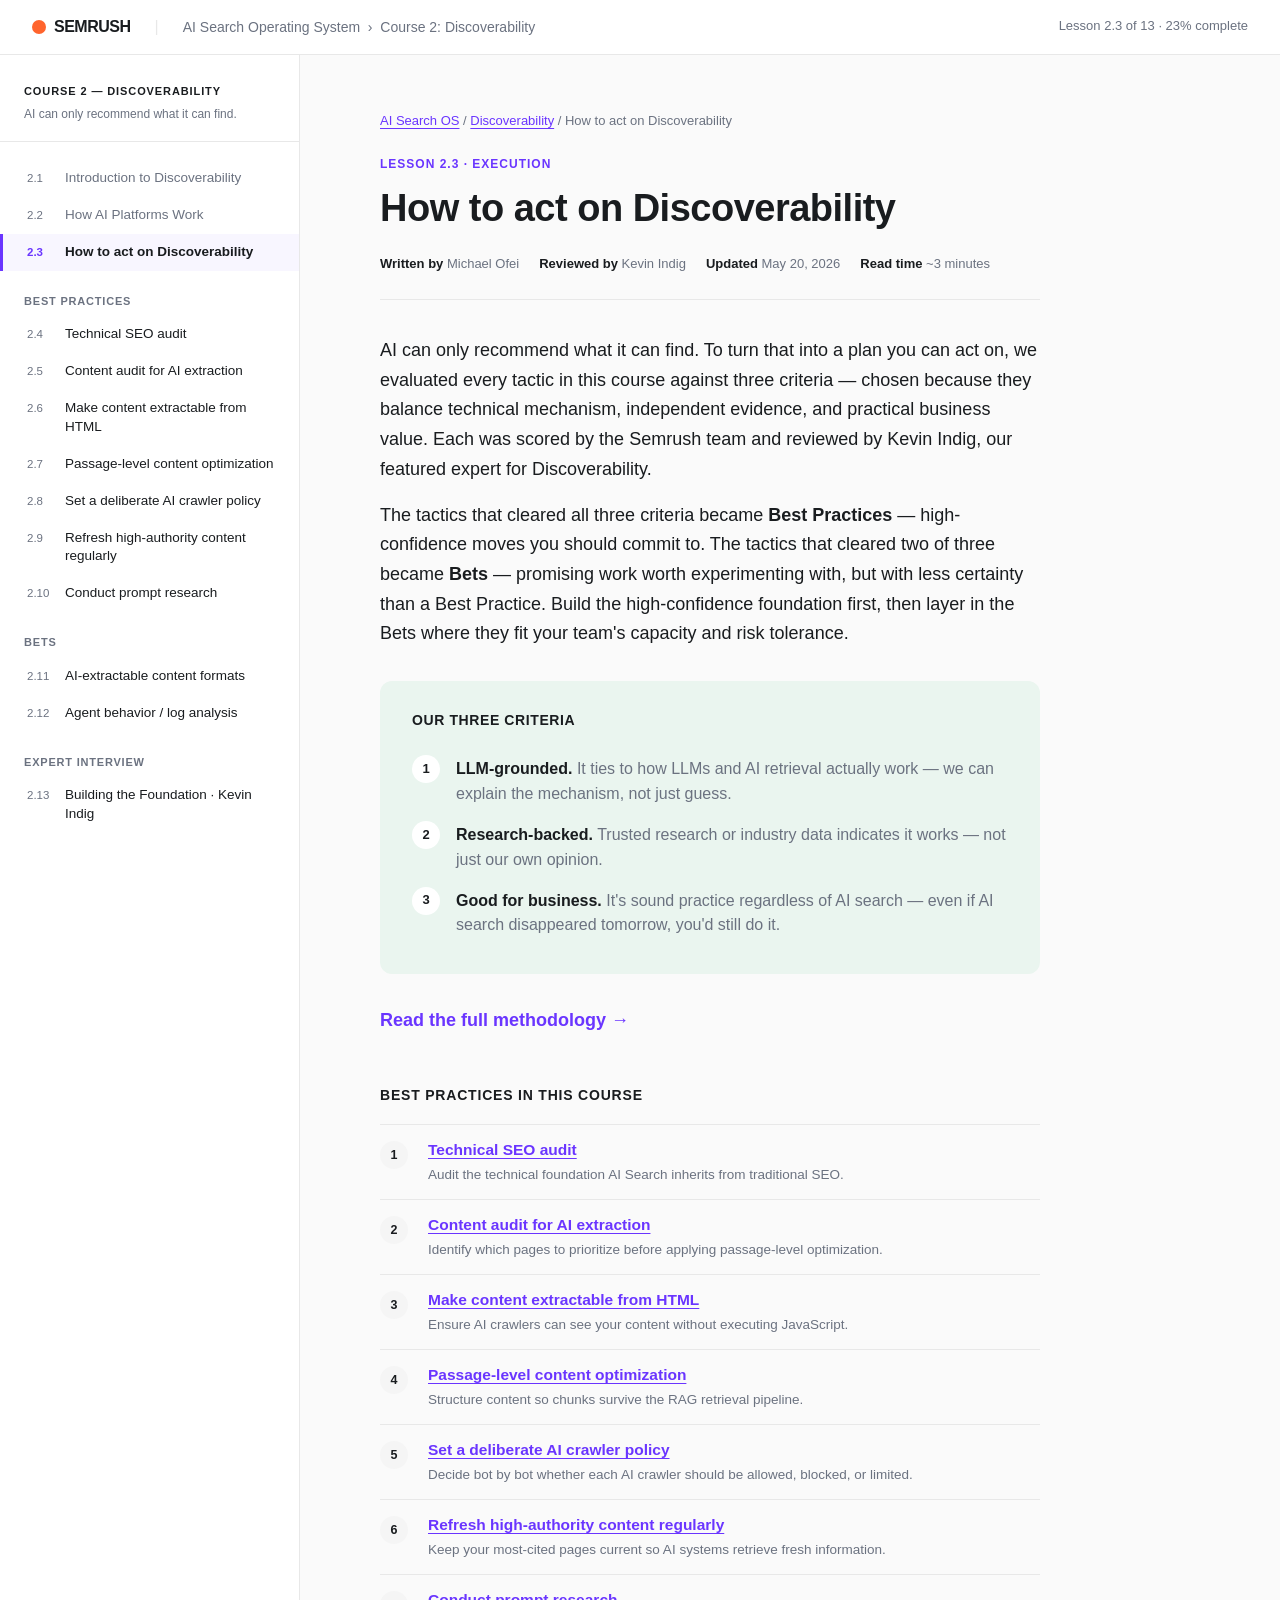
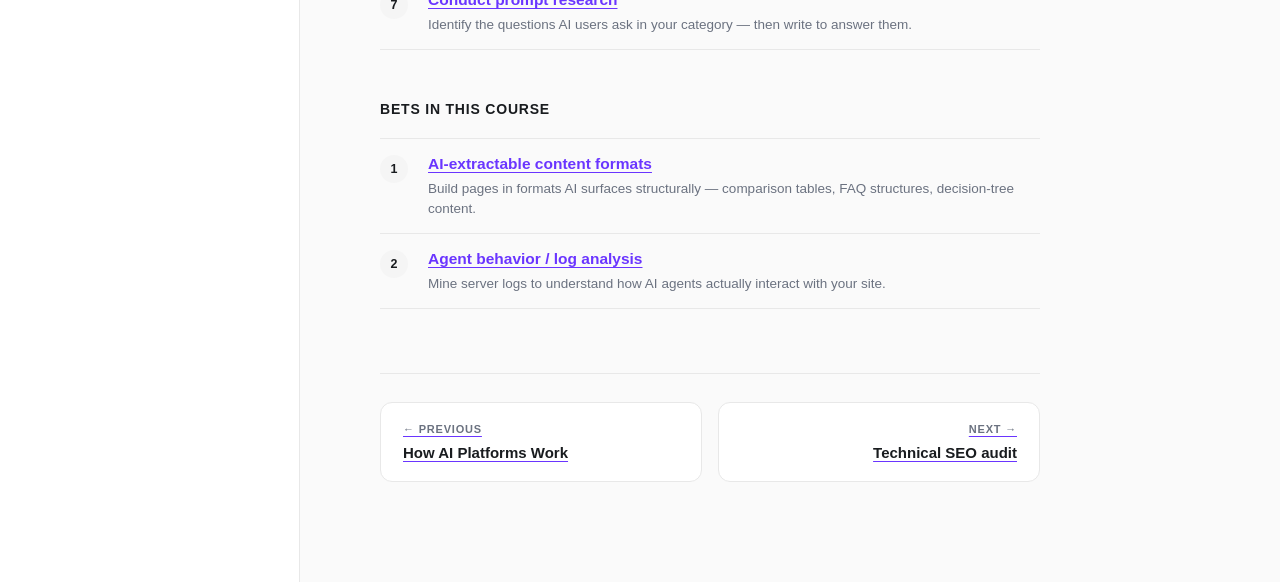
<file: index.html>
<!DOCTYPE html>
<html lang="en">
<head>
<meta charset="UTF-8">
<meta http-equiv="refresh" content="0; url=01-intro.html">
<title>AI Search OS — Discoverability Lesson Mockup</title>
</head>
<body>
<p>Redirecting to the lesson intro… If this doesn't redirect automatically, <a href="01-intro.html">click here</a>.</p>
</body>
</html>
</file>
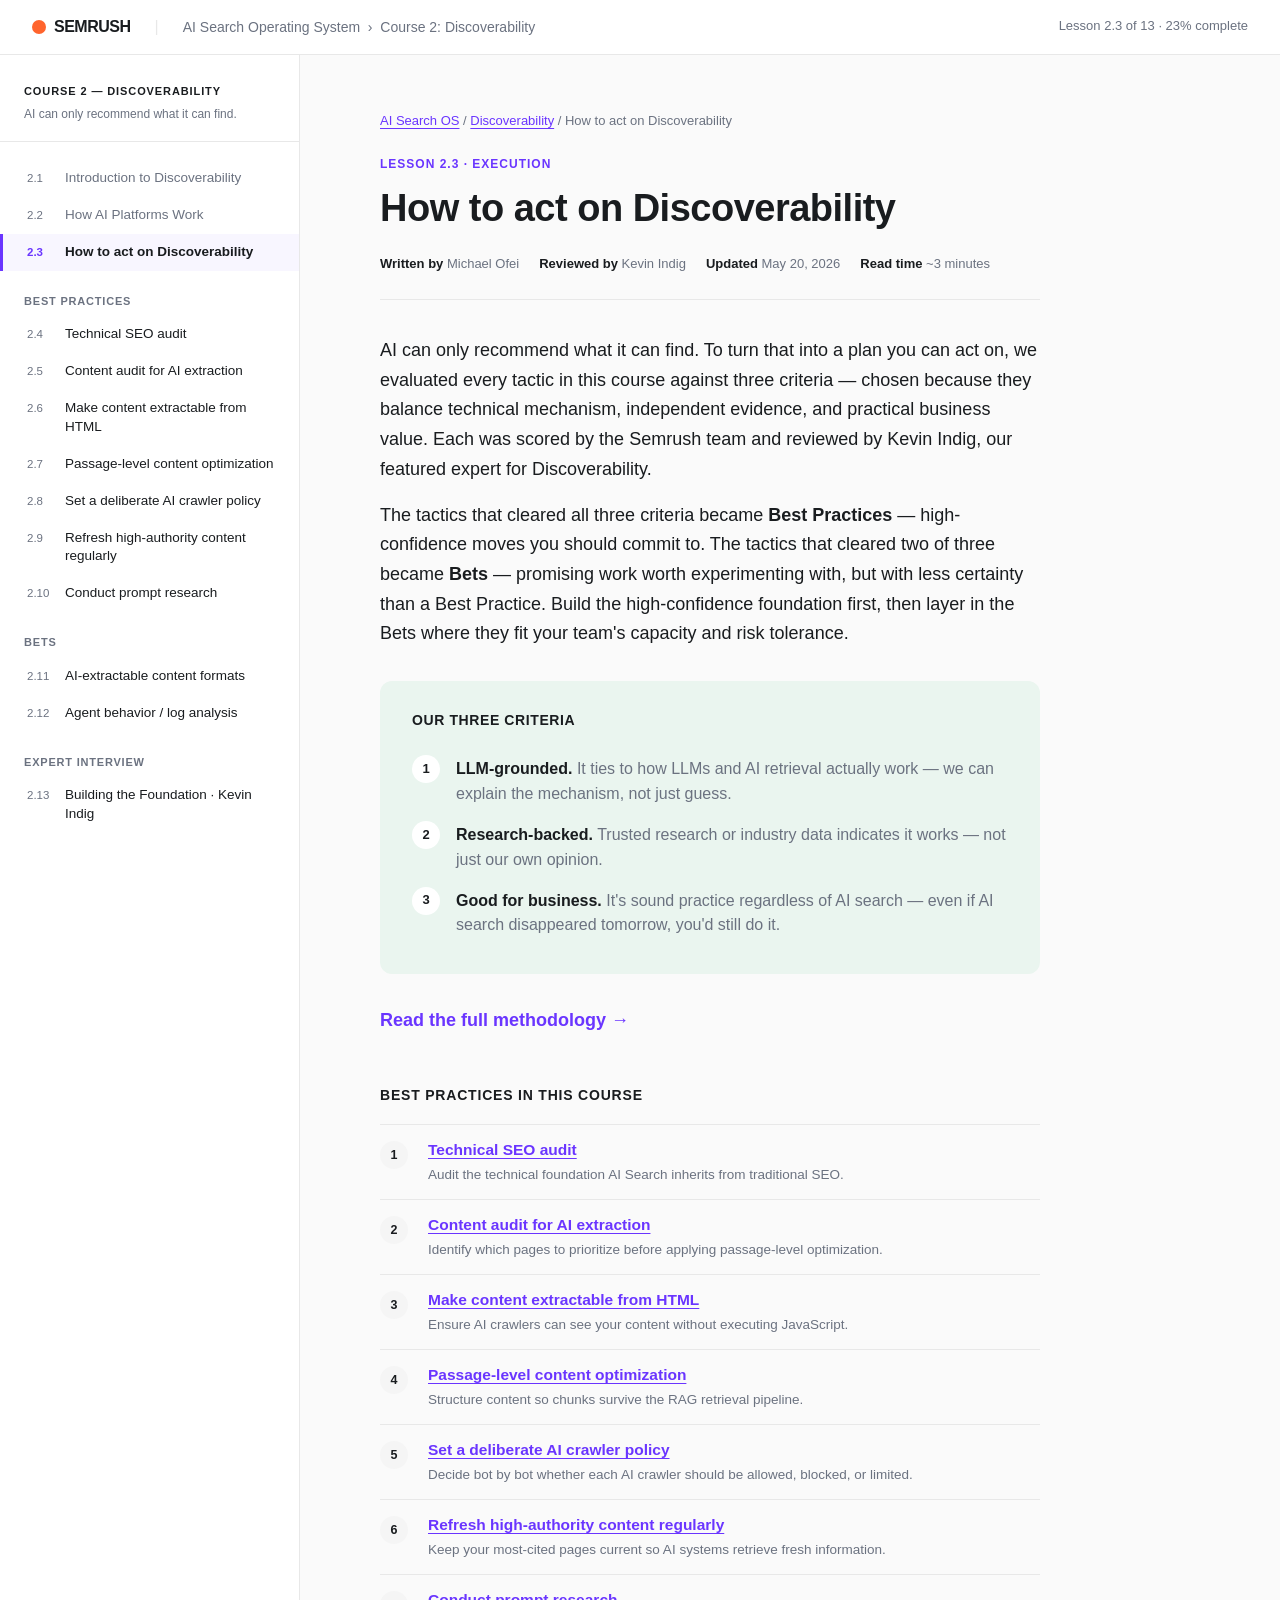
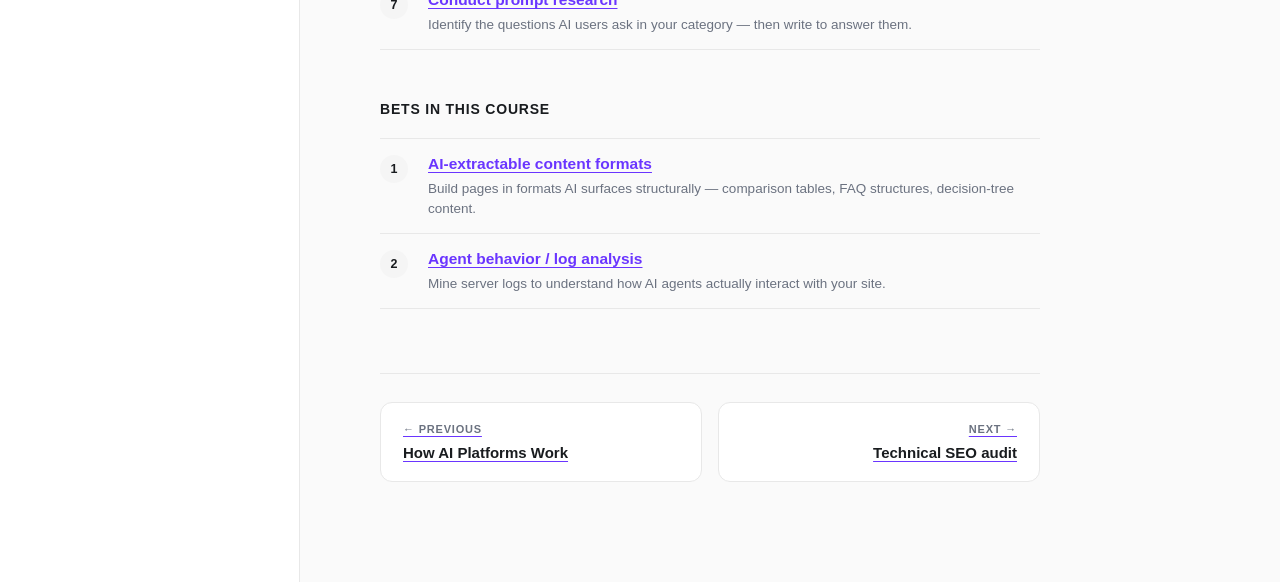
<file: 01-intro.html>
<!DOCTYPE html>
<html lang="en">
<head>
<meta charset="UTF-8">
<title>How to act on Discoverability | AI Search OS</title>
<link rel="stylesheet" href="styles.css">
</head>
<body>

<header class="topbar">
  <div class="topbar-logo">SEMRUSH</div>
  <span class="topbar-divider">|</span>
  <div class="topbar-course">AI Search Operating System &nbsp;›&nbsp; Course 2: Discoverability</div>
  <div class="topbar-spacer"></div>
  <div class="topbar-progress">Lesson 2.3 of 13 · 23% complete</div>
</header>

<div class="layout">

  <aside class="sidebar">
    <div class="sidebar-course-title">Course 2 — Discoverability</div>
    <div class="sidebar-course-sub">AI can only recommend what it can find.</div>

    <div class="sidebar-group">
      <ul class="lesson-list">
        <li class="done"><span class="lesson-num">2.1</span><span class="lesson-title-sb">Introduction to Discoverability</span></li>
        <li class="done"><span class="lesson-num">2.2</span><span class="lesson-title-sb">How AI Platforms Work</span></li>
        <li class="current lesson-clickable"><a href="01-intro.html"><span class="lesson-num">2.3</span><span class="lesson-title-sb">How to act on Discoverability</span></a></li>
      </ul>
    </div>

    <div class="sidebar-group">
      <div class="sidebar-group-label">Best Practices</div>
      <ul class="lesson-list">
        <li class="lesson-clickable"><a href="02-bp-technical-audit.html"><span class="lesson-num">2.4</span><span class="lesson-title-sb">Technical SEO audit</span></a></li>
        <li class="lesson-clickable"><a href="07-bp-content-audit.html"><span class="lesson-num">2.5</span><span class="lesson-title-sb">Content audit for AI extraction</span></a></li>
        <li class="lesson-clickable"><a href="03-bp-extractable.html"><span class="lesson-num">2.6</span><span class="lesson-title-sb">Make content extractable from HTML</span></a></li>
        <li class="lesson-clickable"><a href="05-bp-passage-optimization.html"><span class="lesson-num">2.7</span><span class="lesson-title-sb">Passage-level content optimization</span></a></li>
        <li class="lesson-clickable"><a href="04-bp-crawler-policy.html"><span class="lesson-num">2.8</span><span class="lesson-title-sb">Set a deliberate AI crawler policy</span></a></li>
        <li class="lesson-clickable"><a href="08-bp-refresh-content.html"><span class="lesson-num">2.9</span><span class="lesson-title-sb">Refresh high-authority content regularly</span></a></li>
        <li class="lesson-clickable"><a href="09-bp-prompt-research.html"><span class="lesson-num">2.10</span><span class="lesson-title-sb">Conduct prompt research</span></a></li>
      </ul>
    </div>

    <div class="sidebar-group">
      <div class="sidebar-group-label">Bets</div>
      <ul class="lesson-list">
        <li class="lesson-clickable"><a href="06-bet-content-formats.html"><span class="lesson-num">2.11</span><span class="lesson-title-sb">AI-extractable content formats</span></a></li>
        <li class="lesson-clickable"><a href="10-bet-agent-logs.html"><span class="lesson-num">2.12</span><span class="lesson-title-sb">Agent behavior / log analysis</span></a></li>
      </ul>
    </div>

    <div class="sidebar-group">
      <div class="sidebar-group-label">Expert Interview</div>
      <ul class="lesson-list">
        <li><span class="lesson-num">2.13</span><span class="lesson-title-sb">Building the Foundation · Kevin Indig</span></li>
      </ul>
    </div>
  </aside>

  <main class="main">
    <nav class="breadcrumb"><a href="#">AI Search OS</a> / <a href="#">Discoverability</a> / How to act on Discoverability</nav>
    <div class="lesson-eyebrow">Lesson 2.3 · Execution</div>
    <h1 class="lesson-title">How to act on Discoverability</h1>
    <div class="lesson-meta">
      <span><strong>Written by</strong> Michael Ofei</span>
      <span class="reviewer"><strong>Reviewed by</strong> Kevin Indig</span>
      <span><strong>Updated</strong> May 20, 2026</span>
      <span><strong>Read time</strong> ~3 minutes</span>
    </div>

    <section class="lesson-intro">
      <p>AI can only recommend what it can find. To turn that into a plan you can act on, we evaluated every tactic in this course against three criteria — chosen because they balance technical mechanism, independent evidence, and practical business value. Each was scored by the Semrush team and reviewed by Kevin Indig, our featured expert for Discoverability.</p>

      <p>The tactics that cleared all three criteria became <strong>Best Practices</strong> — high-confidence moves you should commit to. The tactics that cleared two of three became <strong>Bets</strong> — promising work worth experimenting with, but with less certainty than a Best Practice. Build the high-confidence foundation first, then layer in the Bets where they fit your team's capacity and risk tolerance.</p>

      <div class="criteria-block">
        <div class="criteria-block-title">Our three criteria</div>
        <ol class="criteria-list">
          <li><strong>LLM-grounded.</strong> <span class="gloss">It ties to how LLMs and AI retrieval actually work — we can explain the mechanism, not just guess.</span></li>
          <li><strong>Research-backed.</strong> <span class="gloss">Trusted research or industry data indicates it works — not just our own opinion.</span></li>
          <li><strong>Good for business.</strong> <span class="gloss">It's sound practice regardless of AI search — even if AI search disappeared tomorrow, you'd still do it.</span></li>
        </ol>
      </div>
      <p class="methodology-link"><a href="#">Read the full methodology &rarr;</a></p>

      <div class="roadmap-h">Best Practices in this course</div>
      <ol class="roadmap-list">
        <li>
          <a href="02-bp-technical-audit.html">Technical SEO audit</a>
          <div class="roadmap-sub">Audit the technical foundation AI Search inherits from traditional SEO.</div>
        </li>
        <li>
          <a href="07-bp-content-audit.html">Content audit for AI extraction</a>
          <div class="roadmap-sub">Identify which pages to prioritize before applying passage-level optimization.</div>
        </li>
        <li>
          <a href="03-bp-extractable.html">Make content extractable from HTML</a>
          <div class="roadmap-sub">Ensure AI crawlers can see your content without executing JavaScript.</div>
        </li>
        <li>
          <a href="05-bp-passage-optimization.html">Passage-level content optimization</a>
          <div class="roadmap-sub">Structure content so chunks survive the RAG retrieval pipeline.</div>
        </li>
        <li>
          <a href="04-bp-crawler-policy.html">Set a deliberate AI crawler policy</a>
          <div class="roadmap-sub">Decide bot by bot whether each AI crawler should be allowed, blocked, or limited.</div>
        </li>
        <li>
          <a href="08-bp-refresh-content.html">Refresh high-authority content regularly</a>
          <div class="roadmap-sub">Keep your most-cited pages current so AI systems retrieve fresh information.</div>
        </li>
        <li>
          <a href="09-bp-prompt-research.html">Conduct prompt research</a>
          <div class="roadmap-sub">Identify the questions AI users ask in your category — then write to answer them.</div>
        </li>
      </ol>

      <div class="roadmap-h">Bets in this course</div>
      <ol class="roadmap-list">
        <li>
          <a href="06-bet-content-formats.html">AI-extractable content formats</a>
          <div class="roadmap-sub">Build pages in formats AI surfaces structurally — comparison tables, FAQ structures, decision-tree content.</div>
        </li>
        <li>
          <a href="10-bet-agent-logs.html">Agent behavior / log analysis</a>
          <div class="roadmap-sub">Mine server logs to understand how AI agents actually interact with your site.</div>
        </li>
      </ol>
    </section>

    <nav class="lesson-foot">
      <a href="#" class="foot-link prev">
        <div class="foot-direction">← Previous</div>
        <div class="foot-title">How AI Platforms Work</div>
      </a>
      <a href="02-bp-technical-audit.html" class="foot-link next">
        <div class="foot-direction">Next →</div>
        <div class="foot-title">Technical SEO audit</div>
      </a>
    </nav>
  </main>
</div>

</body>
</html>
</file>
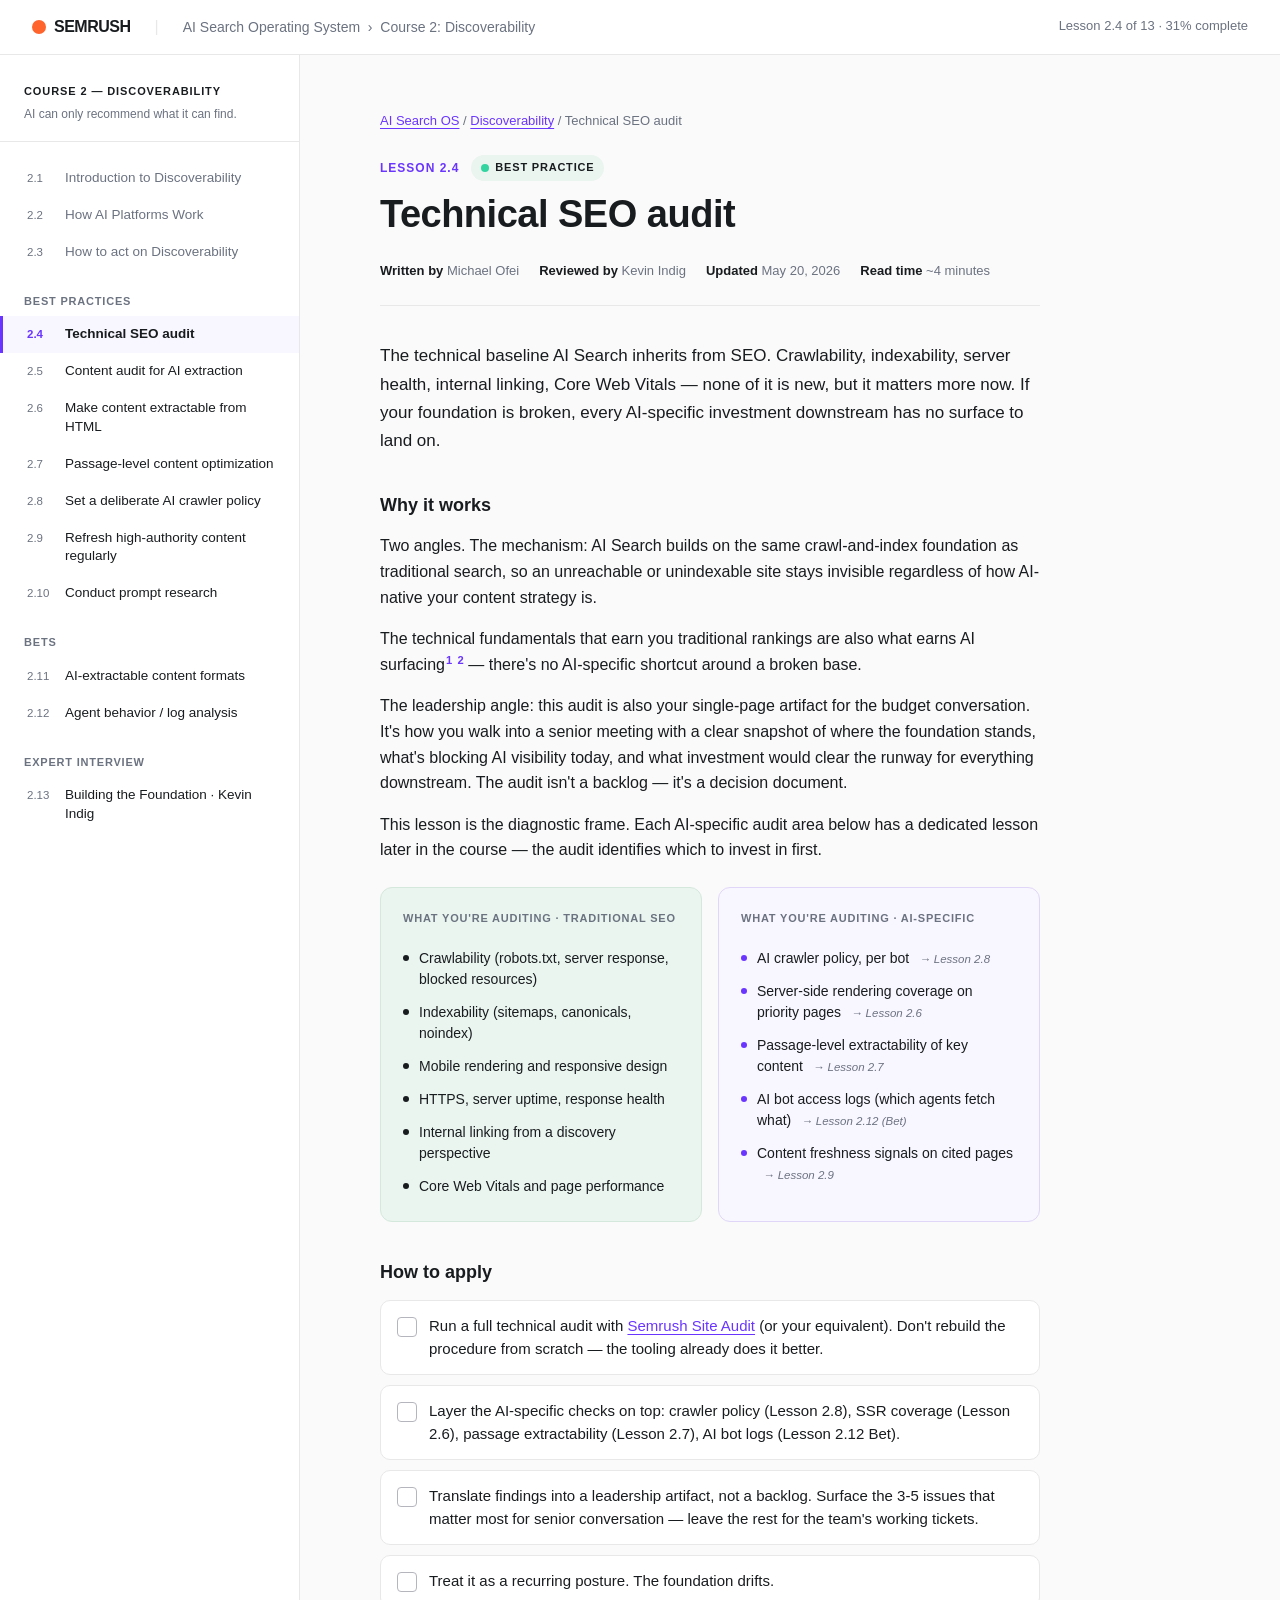
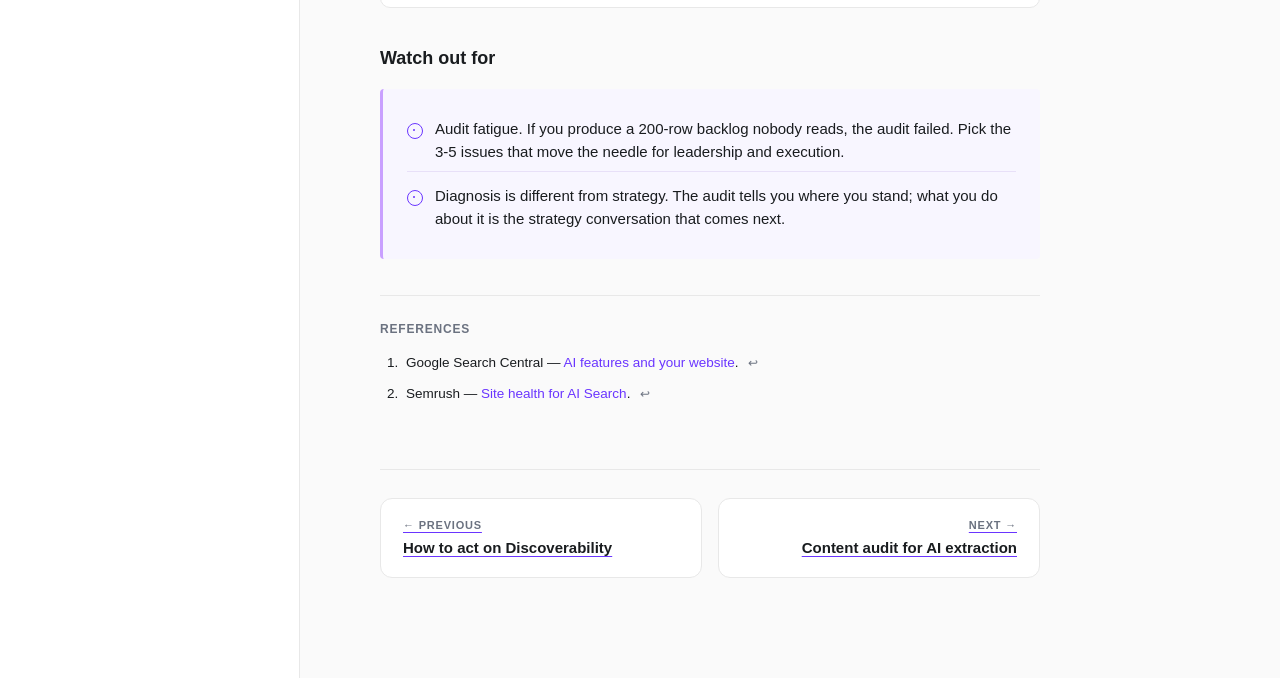
<file: 02-bp-technical-audit.html>
<!DOCTYPE html>
<html lang="en">
<head>
<meta charset="UTF-8">
<title>Technical SEO audit | AI Search OS</title>
<link rel="stylesheet" href="styles.css">
</head>
<body>

<header class="topbar">
  <div class="topbar-logo">SEMRUSH</div>
  <span class="topbar-divider">|</span>
  <div class="topbar-course">AI Search Operating System &nbsp;›&nbsp; Course 2: Discoverability</div>
  <div class="topbar-spacer"></div>
  <div class="topbar-progress">Lesson 2.4 of 13 · 31% complete</div>
</header>

<div class="layout">

  <aside class="sidebar">
    <div class="sidebar-course-title">Course 2 — Discoverability</div>
    <div class="sidebar-course-sub">AI can only recommend what it can find.</div>

    <div class="sidebar-group">
      <ul class="lesson-list">
        <li class="done"><span class="lesson-num">2.1</span><span class="lesson-title-sb">Introduction to Discoverability</span></li>
        <li class="done"><span class="lesson-num">2.2</span><span class="lesson-title-sb">How AI Platforms Work</span></li>
        <li class="done lesson-clickable"><a href="01-intro.html"><span class="lesson-num">2.3</span><span class="lesson-title-sb">How to act on Discoverability</span></a></li>
      </ul>
    </div>

    <div class="sidebar-group">
      <div class="sidebar-group-label">Best Practices</div>
      <ul class="lesson-list">
        <li class="current lesson-clickable"><a href="02-bp-technical-audit.html"><span class="lesson-num">2.4</span><span class="lesson-title-sb">Technical SEO audit</span></a></li>
        <li class="lesson-clickable"><a href="07-bp-content-audit.html"><span class="lesson-num">2.5</span><span class="lesson-title-sb">Content audit for AI extraction</span></a></li>
        <li class="lesson-clickable"><a href="03-bp-extractable.html"><span class="lesson-num">2.6</span><span class="lesson-title-sb">Make content extractable from HTML</span></a></li>
        <li class="lesson-clickable"><a href="05-bp-passage-optimization.html"><span class="lesson-num">2.7</span><span class="lesson-title-sb">Passage-level content optimization</span></a></li>
        <li class="lesson-clickable"><a href="04-bp-crawler-policy.html"><span class="lesson-num">2.8</span><span class="lesson-title-sb">Set a deliberate AI crawler policy</span></a></li>
        <li class="lesson-clickable"><a href="08-bp-refresh-content.html"><span class="lesson-num">2.9</span><span class="lesson-title-sb">Refresh high-authority content regularly</span></a></li>
        <li class="lesson-clickable"><a href="09-bp-prompt-research.html"><span class="lesson-num">2.10</span><span class="lesson-title-sb">Conduct prompt research</span></a></li>
      </ul>
    </div>

    <div class="sidebar-group">
      <div class="sidebar-group-label">Bets</div>
      <ul class="lesson-list">
        <li class="lesson-clickable"><a href="06-bet-content-formats.html"><span class="lesson-num">2.11</span><span class="lesson-title-sb">AI-extractable content formats</span></a></li>
        <li class="lesson-clickable"><a href="10-bet-agent-logs.html"><span class="lesson-num">2.12</span><span class="lesson-title-sb">Agent behavior / log analysis</span></a></li>
      </ul>
    </div>

    <div class="sidebar-group">
      <div class="sidebar-group-label">Expert Interview</div>
      <ul class="lesson-list">
        <li><span class="lesson-num">2.13</span><span class="lesson-title-sb">Building the Foundation · Kevin Indig</span></li>
      </ul>
    </div>
  </aside>

  <main class="main">
    <nav class="breadcrumb"><a href="#">AI Search OS</a> / <a href="#">Discoverability</a> / Technical SEO audit</nav>
    <div class="lesson-eyebrow">
      Lesson 2.4
      <span class="eyebrow-tag">Best Practice</span>
    </div>
    <h1 class="lesson-title">Technical SEO audit</h1>
    <div class="lesson-meta">
      <span><strong>Written by</strong> Michael Ofei</span>
      <span class="reviewer"><strong>Reviewed by</strong> Kevin Indig</span>
      <span><strong>Updated</strong> May 20, 2026</span>
      <span><strong>Read time</strong> ~4 minutes</span>
    </div>

    <p class="tactic-desc">The technical baseline AI Search inherits from SEO. Crawlability, indexability, server health, internal linking, Core Web Vitals — none of it is new, but it matters more now. If your foundation is broken, every AI-specific investment downstream has no surface to land on.</p>

    <h3 class="section-h">Why it works</h3>
    <p>Two angles. The mechanism: AI Search builds on the same crawl-and-index foundation as traditional search, so an unreachable or unindexable site stays invisible regardless of how AI-native your content strategy is.</p>

    <p>The technical fundamentals that earn you traditional rankings are also what earns AI surfacing<sup class="fn"><a href="#ref1" id="cite1">1</a></sup> <sup class="fn"><a href="#ref2" id="cite2">2</a></sup> — there's no AI-specific shortcut around a broken base.</p>

    <p>The leadership angle: this audit is also your single-page artifact for the budget conversation. It's how you walk into a senior meeting with a clear snapshot of where the foundation stands, what's blocking AI visibility today, and what investment would clear the runway for everything downstream. The audit isn't a backlog — it's a decision document.</p>

    <p>This lesson is the diagnostic frame. Each AI-specific audit area below has a dedicated lesson later in the course — the audit identifies which to invest in first.</p>

    <div class="audit-scope">
      <div class="audit-col inherit">
        <div class="audit-col-label">What you're auditing · traditional SEO</div>
        <ul>
          <li>Crawlability (robots.txt, server response, blocked resources)</li>
          <li>Indexability (sitemaps, canonicals, noindex)</li>
          <li>Mobile rendering and responsive design</li>
          <li>HTTPS, server uptime, response health</li>
          <li>Internal linking from a discovery perspective</li>
          <li>Core Web Vitals and page performance</li>
        </ul>
      </div>
      <div class="audit-col new">
        <div class="audit-col-label">What you're auditing · AI-specific</div>
        <ul>
          <li>AI crawler policy, per bot <span class="lesson-ref">→ Lesson 2.8</span></li>
          <li>Server-side rendering coverage on priority pages <span class="lesson-ref">→ Lesson 2.6</span></li>
          <li>Passage-level extractability of key content <span class="lesson-ref">→ Lesson 2.7</span></li>
          <li>AI bot access logs (which agents fetch what) <span class="lesson-ref">→ Lesson 2.12 (Bet)</span></li>
          <li>Content freshness signals on cited pages <span class="lesson-ref">→ Lesson 2.9</span></li>
        </ul>
      </div>
    </div>

    <h3 class="section-h">How to apply</h3>
    <ul class="checklist">
      <li>Run a full technical audit with <a href="https://www.semrush.com/features/site-audit/">Semrush Site Audit</a> (or your equivalent). Don't rebuild the procedure from scratch — the tooling already does it better.</li>
      <li>Layer the AI-specific checks on top: crawler policy (Lesson 2.8), SSR coverage (Lesson 2.6), passage extractability (Lesson 2.7), AI bot logs (Lesson 2.12 Bet).</li>
      <li>Translate findings into a leadership artifact, not a backlog. Surface the 3-5 issues that matter most for senior conversation — leave the rest for the team's working tickets.</li>
      <li>Treat it as a recurring posture. The foundation drifts.</li>
    </ul>

    <h3 class="section-h">Watch out for</h3>
    <div class="watch">
      <ul>
        <li>Audit fatigue. If you produce a 200-row backlog nobody reads, the audit failed. Pick the 3-5 issues that move the needle for leadership and execution.</li>
        <li>Diagnosis is different from strategy. The audit tells you where you stand; what you do about it is the strategy conversation that comes next.</li>
      </ul>
    </div>

    <div class="references">
      <div class="references-label">References</div>
      <ol>
        <li id="ref1">Google Search Central — <a href="https://developers.google.com/search/docs/appearance/ai-features">AI features and your website</a>. <a href="#cite1" class="backref">&#8617;</a></li>
        <li id="ref2">Semrush — <a href="https://www.semrush.com/blog/site-health-ai-search/">Site health for AI Search</a>. <a href="#cite2" class="backref">&#8617;</a></li>
      </ol>
    </div>

    <nav class="lesson-foot">
      <a href="01-intro.html" class="foot-link prev">
        <div class="foot-direction">← Previous</div>
        <div class="foot-title">How to act on Discoverability</div>
      </a>
      <a href="07-bp-content-audit.html" class="foot-link next">
        <div class="foot-direction">Next →</div>
        <div class="foot-title">Content audit for AI extraction</div>
      </a>
    </nav>
  </main>
</div>

</body>
</html>
</file>
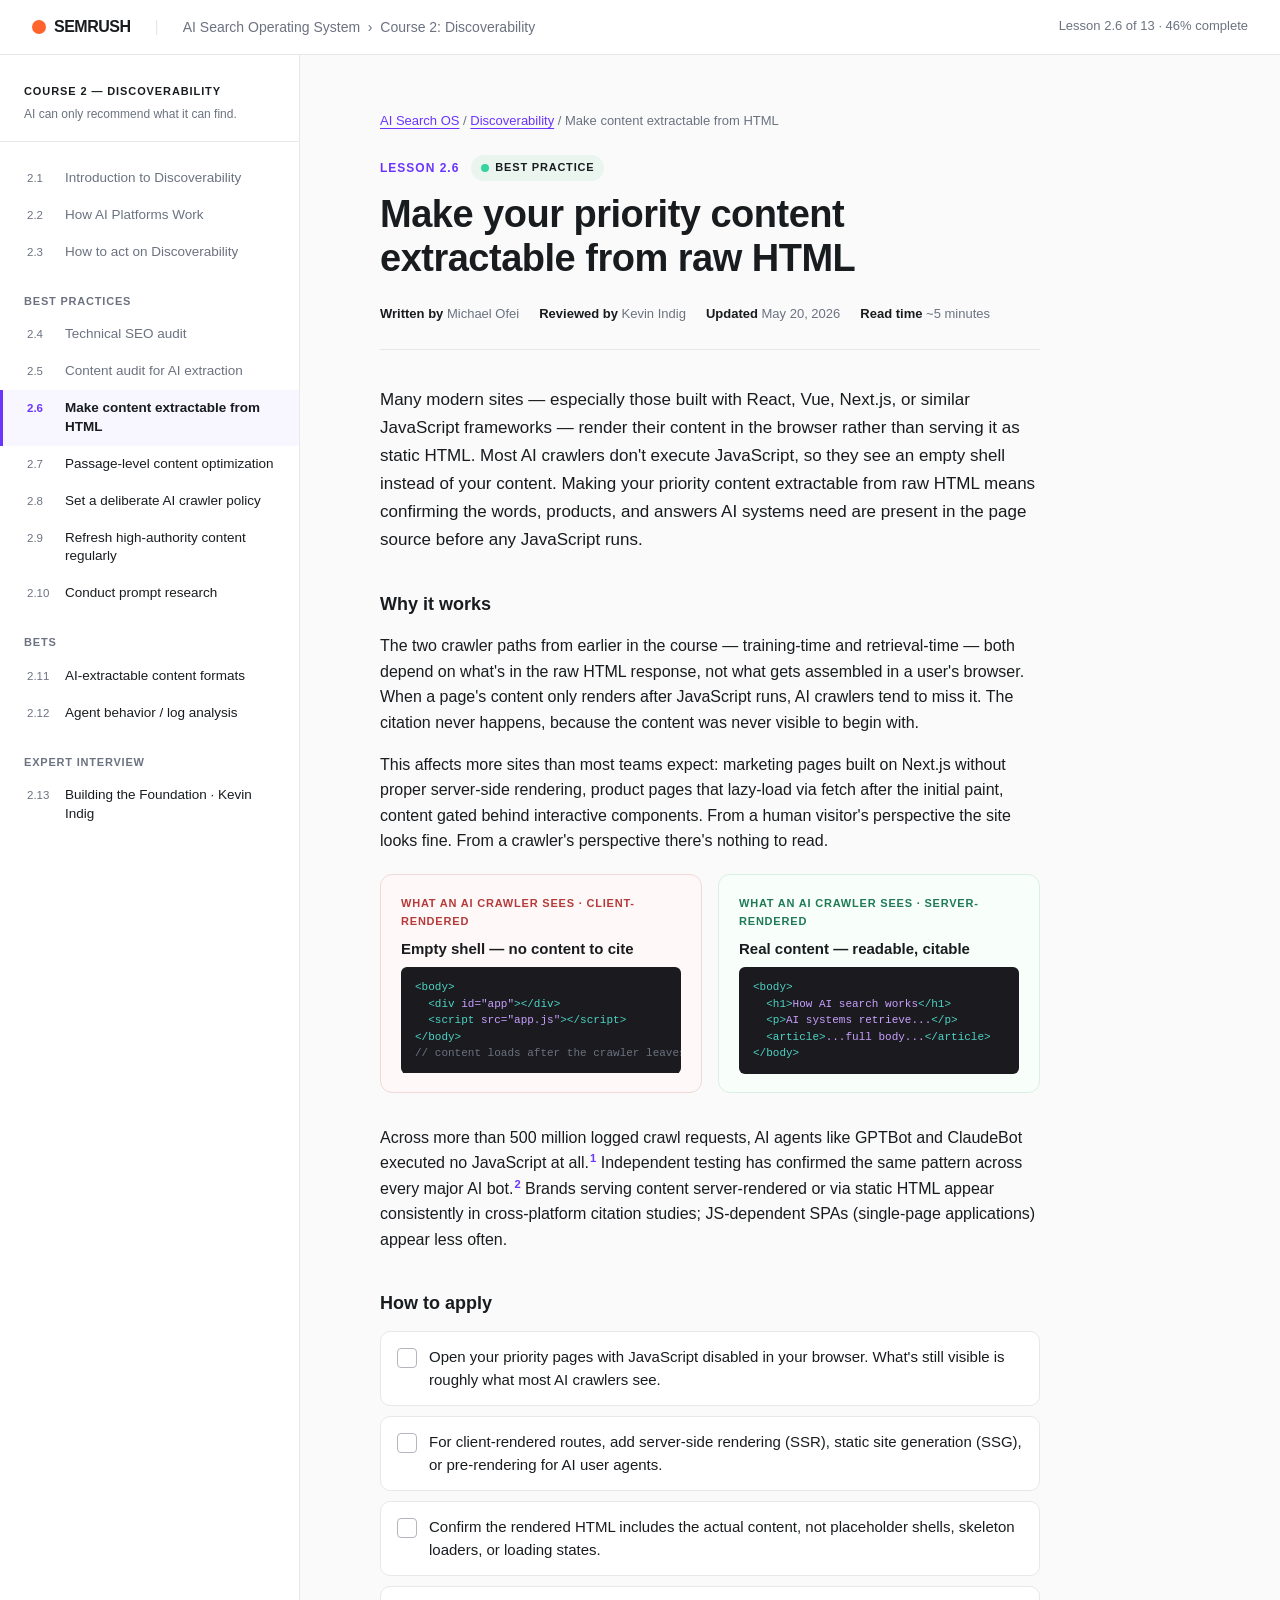
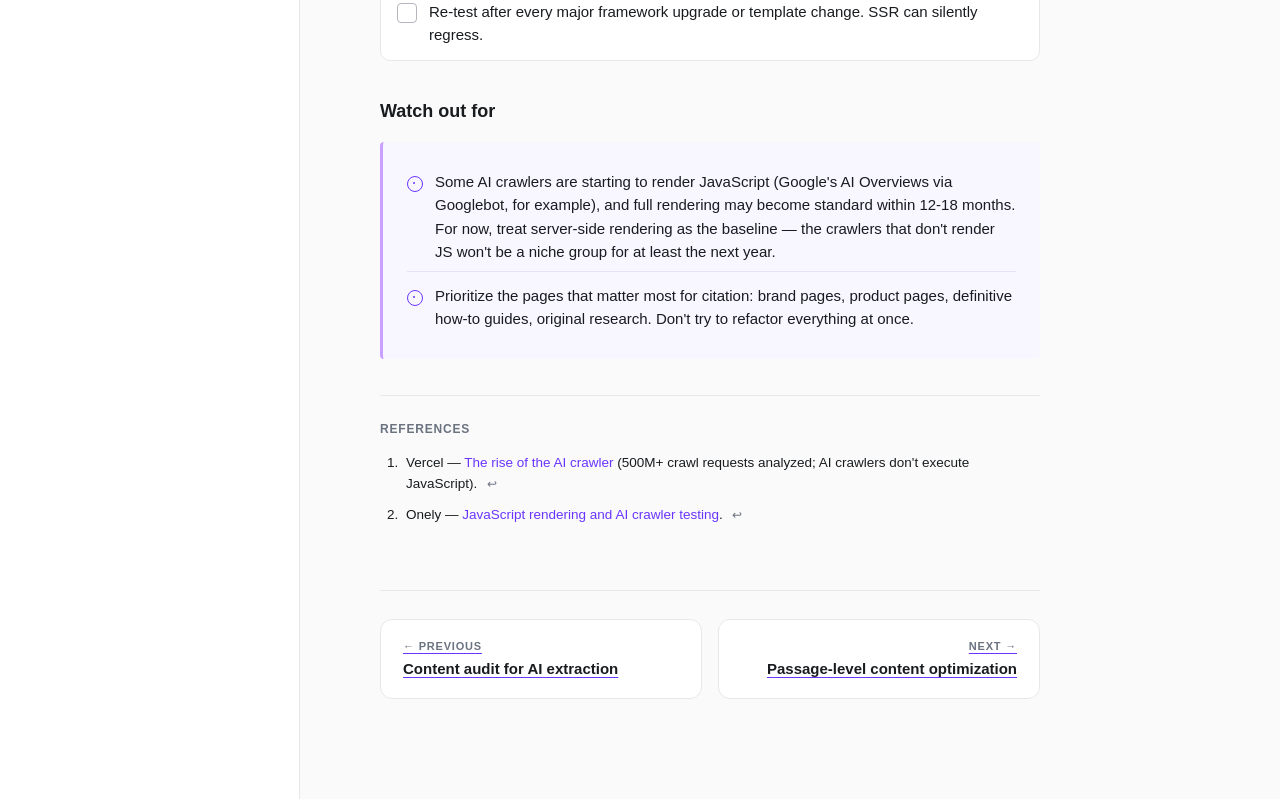
<file: 03-bp-extractable.html>
<!DOCTYPE html>
<html lang="en">
<head>
<meta charset="UTF-8">
<title>Make content extractable from raw HTML | AI Search OS</title>
<link rel="stylesheet" href="styles.css">
</head>
<body>

<header class="topbar">
  <div class="topbar-logo">SEMRUSH</div>
  <span class="topbar-divider">|</span>
  <div class="topbar-course">AI Search Operating System &nbsp;›&nbsp; Course 2: Discoverability</div>
  <div class="topbar-spacer"></div>
  <div class="topbar-progress">Lesson 2.6 of 13 · 46% complete</div>
</header>

<div class="layout">

  <aside class="sidebar">
    <div class="sidebar-course-title">Course 2 — Discoverability</div>
    <div class="sidebar-course-sub">AI can only recommend what it can find.</div>

    <div class="sidebar-group">
      <ul class="lesson-list">
        <li class="done"><span class="lesson-num">2.1</span><span class="lesson-title-sb">Introduction to Discoverability</span></li>
        <li class="done"><span class="lesson-num">2.2</span><span class="lesson-title-sb">How AI Platforms Work</span></li>
        <li class="done lesson-clickable"><a href="01-intro.html"><span class="lesson-num">2.3</span><span class="lesson-title-sb">How to act on Discoverability</span></a></li>
      </ul>
    </div>

    <div class="sidebar-group">
      <div class="sidebar-group-label">Best Practices</div>
      <ul class="lesson-list">
        <li class="done lesson-clickable"><a href="02-bp-technical-audit.html"><span class="lesson-num">2.4</span><span class="lesson-title-sb">Technical SEO audit</span></a></li>
        <li class="done lesson-clickable"><a href="07-bp-content-audit.html"><span class="lesson-num">2.5</span><span class="lesson-title-sb">Content audit for AI extraction</span></a></li>
        <li class="current lesson-clickable"><a href="03-bp-extractable.html"><span class="lesson-num">2.6</span><span class="lesson-title-sb">Make content extractable from HTML</span></a></li>
        <li class="lesson-clickable"><a href="05-bp-passage-optimization.html"><span class="lesson-num">2.7</span><span class="lesson-title-sb">Passage-level content optimization</span></a></li>
        <li class="lesson-clickable"><a href="04-bp-crawler-policy.html"><span class="lesson-num">2.8</span><span class="lesson-title-sb">Set a deliberate AI crawler policy</span></a></li>
        <li class="lesson-clickable"><a href="08-bp-refresh-content.html"><span class="lesson-num">2.9</span><span class="lesson-title-sb">Refresh high-authority content regularly</span></a></li>
        <li class="lesson-clickable"><a href="09-bp-prompt-research.html"><span class="lesson-num">2.10</span><span class="lesson-title-sb">Conduct prompt research</span></a></li>
      </ul>
    </div>

    <div class="sidebar-group">
      <div class="sidebar-group-label">Bets</div>
      <ul class="lesson-list">
        <li class="lesson-clickable"><a href="06-bet-content-formats.html"><span class="lesson-num">2.11</span><span class="lesson-title-sb">AI-extractable content formats</span></a></li>
        <li class="lesson-clickable"><a href="10-bet-agent-logs.html"><span class="lesson-num">2.12</span><span class="lesson-title-sb">Agent behavior / log analysis</span></a></li>
      </ul>
    </div>

    <div class="sidebar-group">
      <div class="sidebar-group-label">Expert Interview</div>
      <ul class="lesson-list">
        <li><span class="lesson-num">2.13</span><span class="lesson-title-sb">Building the Foundation · Kevin Indig</span></li>
      </ul>
    </div>
  </aside>

  <main class="main">
    <nav class="breadcrumb"><a href="#">AI Search OS</a> / <a href="#">Discoverability</a> / Make content extractable from HTML</nav>
    <div class="lesson-eyebrow">
      Lesson 2.6
      <span class="eyebrow-tag">Best Practice</span>
    </div>
    <h1 class="lesson-title">Make your priority content extractable from raw HTML</h1>
    <div class="lesson-meta">
      <span><strong>Written by</strong> Michael Ofei</span>
      <span class="reviewer"><strong>Reviewed by</strong> Kevin Indig</span>
      <span><strong>Updated</strong> May 20, 2026</span>
      <span><strong>Read time</strong> ~5 minutes</span>
    </div>

    <p class="tactic-desc">Many modern sites — especially those built with React, Vue, Next.js, or similar JavaScript frameworks — render their content in the browser rather than serving it as static HTML. Most AI crawlers don't execute JavaScript, so they see an empty shell instead of your content. Making your priority content extractable from raw HTML means confirming the words, products, and answers AI systems need are present in the page source before any JavaScript runs.</p>

    <h3 class="section-h">Why it works</h3>
    <p>The two crawler paths from earlier in the course — training-time and retrieval-time — both depend on what's in the raw HTML response, not what gets assembled in a user's browser. When a page's content only renders after JavaScript runs, AI crawlers tend to miss it. The citation never happens, because the content was never visible to begin with.</p>

    <p>This affects more sites than most teams expect: marketing pages built on Next.js without proper server-side rendering, product pages that lazy-load via fetch after the initial paint, content gated behind interactive components. From a human visitor's perspective the site looks fine. From a crawler's perspective there's nothing to read.</p>

    <div class="compare">
      <div class="compare-card fail">
        <div class="compare-label">What an AI crawler sees · client-rendered</div>
        <div class="compare-title">Empty shell — no content to cite</div>
<pre><span class="tag">&lt;body&gt;</span>
  <span class="tag">&lt;div</span> id="app"<span class="tag">&gt;&lt;/div&gt;</span>
  <span class="tag">&lt;script</span> src="app.js"<span class="tag">&gt;&lt;/script&gt;</span>
<span class="tag">&lt;/body&gt;</span>
<span class="comment">// content loads after the crawler leaves</span></pre>
      </div>
      <div class="compare-card pass">
        <div class="compare-label">What an AI crawler sees · server-rendered</div>
        <div class="compare-title">Real content — readable, citable</div>
<pre><span class="tag">&lt;body&gt;</span>
  <span class="tag">&lt;h1&gt;</span>How AI search works<span class="tag">&lt;/h1&gt;</span>
  <span class="tag">&lt;p&gt;</span>AI systems retrieve...<span class="tag">&lt;/p&gt;</span>
  <span class="tag">&lt;article&gt;</span>...full body...<span class="tag">&lt;/article&gt;</span>
<span class="tag">&lt;/body&gt;</span></pre>
      </div>
    </div>

    <p>Across more than 500 million logged crawl requests, AI agents like GPTBot and ClaudeBot executed no JavaScript at all.<sup class="fn"><a href="#ref1" id="cite1">1</a></sup> Independent testing has confirmed the same pattern across every major AI bot.<sup class="fn"><a href="#ref2" id="cite2">2</a></sup> Brands serving content server-rendered or via static HTML appear consistently in cross-platform citation studies; JS-dependent SPAs (single-page applications) appear less often.</p>

    <h3 class="section-h">How to apply</h3>
    <ul class="checklist">
      <li>Open your priority pages with JavaScript disabled in your browser. What's still visible is roughly what most AI crawlers see.</li>
      <li>For client-rendered routes, add server-side rendering (SSR), static site generation (SSG), or pre-rendering for AI user agents.</li>
      <li>Confirm the rendered HTML includes the actual content, not placeholder shells, skeleton loaders, or loading states.</li>
      <li>Re-test after every major framework upgrade or template change. SSR can silently regress.</li>
    </ul>

    <h3 class="section-h">Watch out for</h3>
    <div class="watch">
      <ul>
        <li>Some AI crawlers are starting to render JavaScript (Google's AI Overviews via Googlebot, for example), and full rendering may become standard within 12-18 months. For now, treat server-side rendering as the baseline — the crawlers that don't render JS won't be a niche group for at least the next year.</li>
        <li>Prioritize the pages that matter most for citation: brand pages, product pages, definitive how-to guides, original research. Don't try to refactor everything at once.</li>
      </ul>
    </div>

    <div class="references">
      <div class="references-label">References</div>
      <ol>
        <li id="ref1">Vercel — <a href="https://vercel.com/blog/the-rise-of-the-ai-crawler">The rise of the AI crawler</a> (500M+ crawl requests analyzed; AI crawlers don't execute JavaScript). <a href="#cite1" class="backref">&#8617;</a></li>
        <li id="ref2">Onely — <a href="https://www.onely.com/blog/">JavaScript rendering and AI crawler testing</a>. <a href="#cite2" class="backref">&#8617;</a></li>
      </ol>
    </div>

    <nav class="lesson-foot">
      <a href="07-bp-content-audit.html" class="foot-link prev">
        <div class="foot-direction">← Previous</div>
        <div class="foot-title">Content audit for AI extraction</div>
      </a>
      <a href="05-bp-passage-optimization.html" class="foot-link next">
        <div class="foot-direction">Next →</div>
        <div class="foot-title">Passage-level content optimization</div>
      </a>
    </nav>
  </main>
</div>

</body>
</html>
</file>
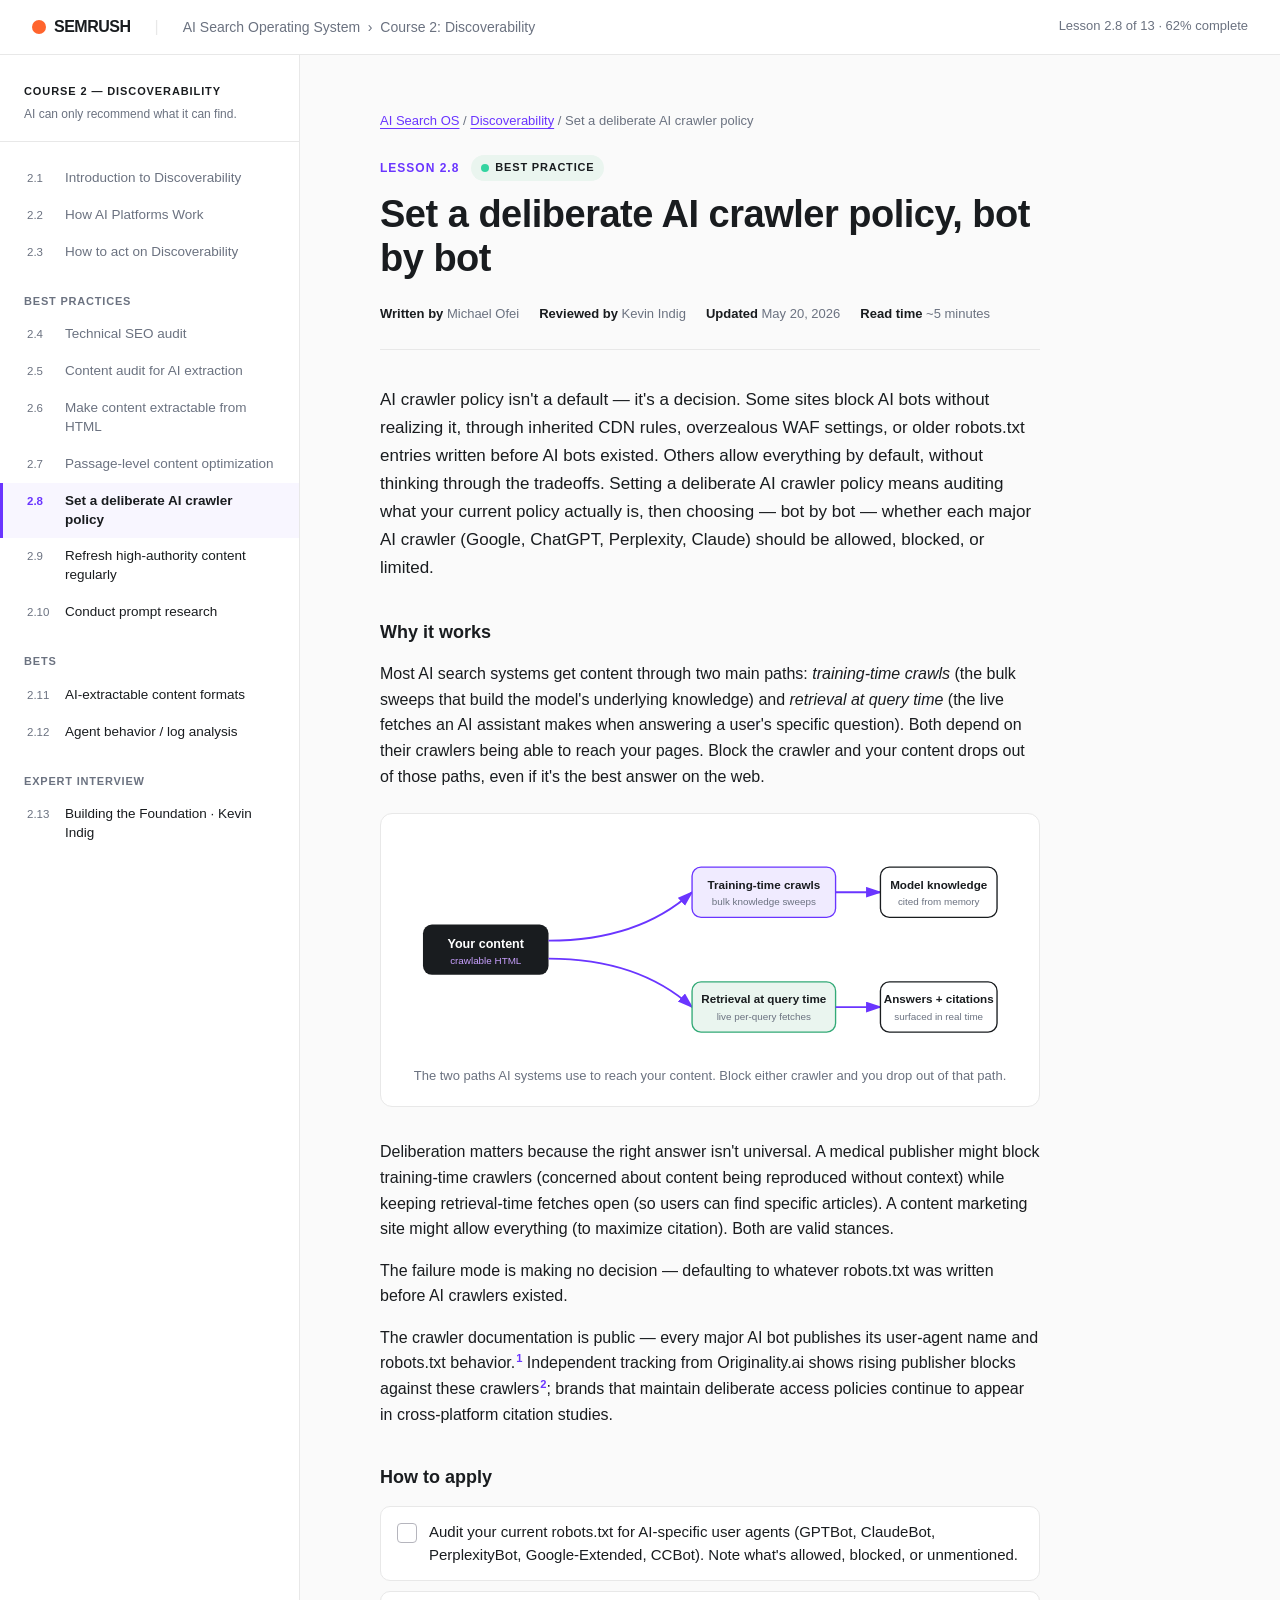
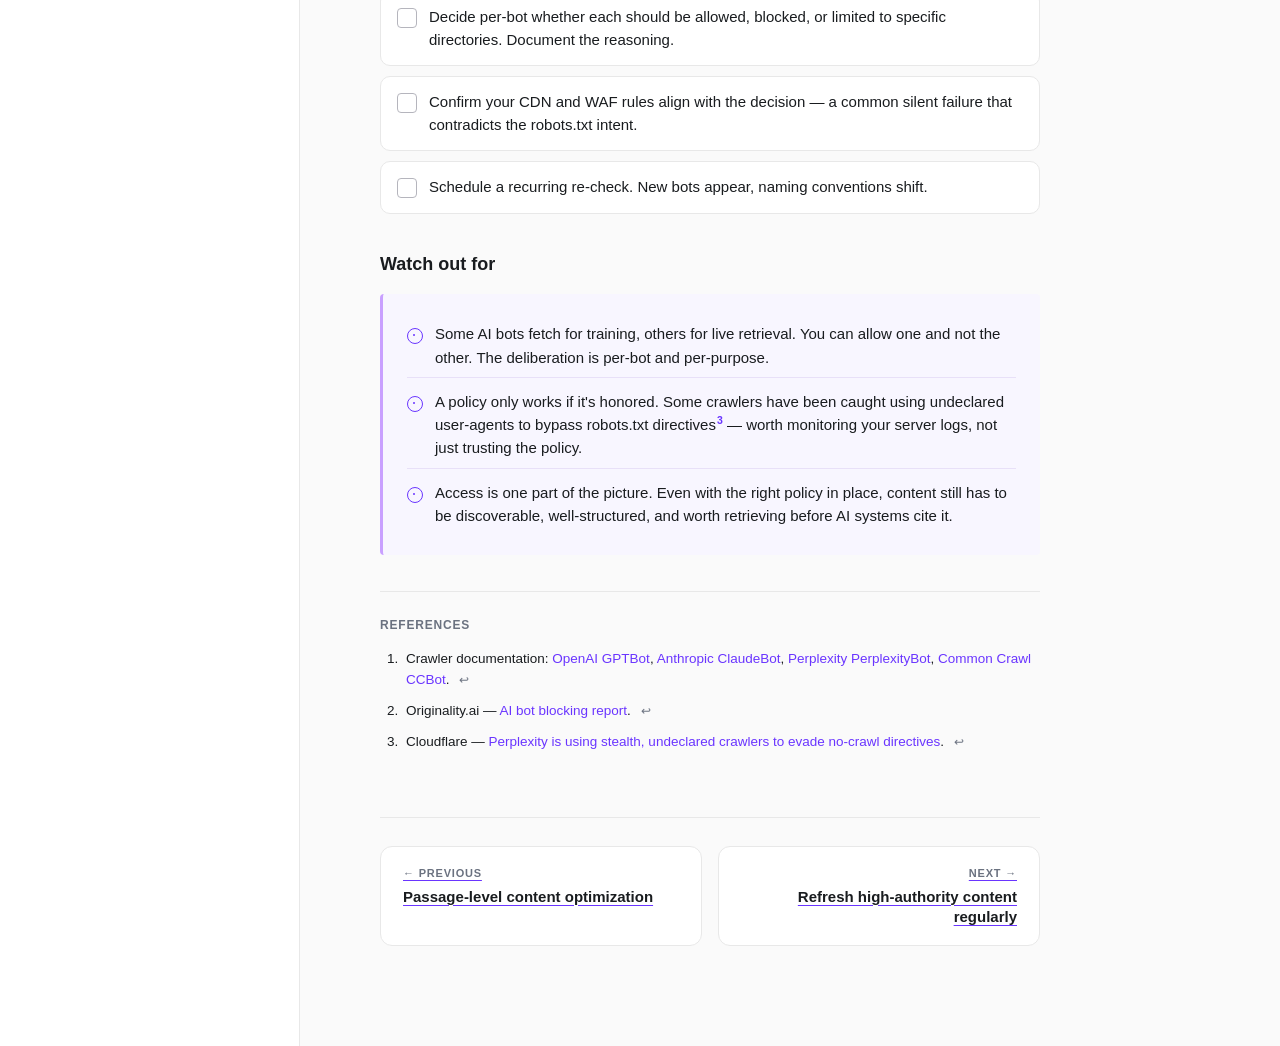
<file: 04-bp-crawler-policy.html>
<!DOCTYPE html>
<html lang="en">
<head>
<meta charset="UTF-8">
<title>Set a deliberate AI crawler policy | AI Search OS</title>
<link rel="stylesheet" href="styles.css">
</head>
<body>

<header class="topbar">
  <div class="topbar-logo">SEMRUSH</div>
  <span class="topbar-divider">|</span>
  <div class="topbar-course">AI Search Operating System &nbsp;›&nbsp; Course 2: Discoverability</div>
  <div class="topbar-spacer"></div>
  <div class="topbar-progress">Lesson 2.8 of 13 · 62% complete</div>
</header>

<div class="layout">

  <aside class="sidebar">
    <div class="sidebar-course-title">Course 2 — Discoverability</div>
    <div class="sidebar-course-sub">AI can only recommend what it can find.</div>

    <div class="sidebar-group">
      <ul class="lesson-list">
        <li class="done"><span class="lesson-num">2.1</span><span class="lesson-title-sb">Introduction to Discoverability</span></li>
        <li class="done"><span class="lesson-num">2.2</span><span class="lesson-title-sb">How AI Platforms Work</span></li>
        <li class="done lesson-clickable"><a href="01-intro.html"><span class="lesson-num">2.3</span><span class="lesson-title-sb">How to act on Discoverability</span></a></li>
      </ul>
    </div>

    <div class="sidebar-group">
      <div class="sidebar-group-label">Best Practices</div>
      <ul class="lesson-list">
        <li class="done lesson-clickable"><a href="02-bp-technical-audit.html"><span class="lesson-num">2.4</span><span class="lesson-title-sb">Technical SEO audit</span></a></li>
        <li class="done lesson-clickable"><a href="07-bp-content-audit.html"><span class="lesson-num">2.5</span><span class="lesson-title-sb">Content audit for AI extraction</span></a></li>
        <li class="done lesson-clickable"><a href="03-bp-extractable.html"><span class="lesson-num">2.6</span><span class="lesson-title-sb">Make content extractable from HTML</span></a></li>
        <li class="done lesson-clickable"><a href="05-bp-passage-optimization.html"><span class="lesson-num">2.7</span><span class="lesson-title-sb">Passage-level content optimization</span></a></li>
        <li class="current lesson-clickable"><a href="04-bp-crawler-policy.html"><span class="lesson-num">2.8</span><span class="lesson-title-sb">Set a deliberate AI crawler policy</span></a></li>
        <li class="lesson-clickable"><a href="08-bp-refresh-content.html"><span class="lesson-num">2.9</span><span class="lesson-title-sb">Refresh high-authority content regularly</span></a></li>
        <li class="lesson-clickable"><a href="09-bp-prompt-research.html"><span class="lesson-num">2.10</span><span class="lesson-title-sb">Conduct prompt research</span></a></li>
      </ul>
    </div>

    <div class="sidebar-group">
      <div class="sidebar-group-label">Bets</div>
      <ul class="lesson-list">
        <li class="lesson-clickable"><a href="06-bet-content-formats.html"><span class="lesson-num">2.11</span><span class="lesson-title-sb">AI-extractable content formats</span></a></li>
        <li class="lesson-clickable"><a href="10-bet-agent-logs.html"><span class="lesson-num">2.12</span><span class="lesson-title-sb">Agent behavior / log analysis</span></a></li>
      </ul>
    </div>

    <div class="sidebar-group">
      <div class="sidebar-group-label">Expert Interview</div>
      <ul class="lesson-list">
        <li><span class="lesson-num">2.13</span><span class="lesson-title-sb">Building the Foundation · Kevin Indig</span></li>
      </ul>
    </div>
  </aside>

  <main class="main">
    <nav class="breadcrumb"><a href="#">AI Search OS</a> / <a href="#">Discoverability</a> / Set a deliberate AI crawler policy</nav>
    <div class="lesson-eyebrow">
      Lesson 2.8
      <span class="eyebrow-tag">Best Practice</span>
    </div>
    <h1 class="lesson-title">Set a deliberate AI crawler policy, bot by bot</h1>
    <div class="lesson-meta">
      <span><strong>Written by</strong> Michael Ofei</span>
      <span class="reviewer"><strong>Reviewed by</strong> Kevin Indig</span>
      <span><strong>Updated</strong> May 20, 2026</span>
      <span><strong>Read time</strong> ~5 minutes</span>
    </div>

    <p class="tactic-desc">AI crawler policy isn't a default — it's a decision. Some sites block AI bots without realizing it, through inherited CDN rules, overzealous WAF settings, or older robots.txt entries written before AI bots existed. Others allow everything by default, without thinking through the tradeoffs. Setting a deliberate AI crawler policy means auditing what your current policy actually is, then choosing — bot by bot — whether each major AI crawler (Google, ChatGPT, Perplexity, Claude) should be allowed, blocked, or limited.</p>

    <h3 class="section-h">Why it works</h3>
    <p>Most AI search systems get content through two main paths: <em>training-time crawls</em> (the bulk sweeps that build the model's underlying knowledge) and <em>retrieval at query time</em> (the live fetches an AI assistant makes when answering a user's specific question). Both depend on their crawlers being able to reach your pages. Block the crawler and your content drops out of those paths, even if it's the best answer on the web.</p>

    <div class="diagram">
      <svg viewBox="0 0 680 240" xmlns="http://www.w3.org/2000/svg" style="width:100%;height:auto;display:block;">
        <rect x="20" y="92" width="140" height="56" rx="10" fill="#191C1F"/>
        <text x="90" y="118" fill="#FFFFFF" font-family="Inter, sans-serif" font-size="14" font-weight="600" text-anchor="middle">Your content</text>
        <text x="90" y="136" fill="#C9A0FF" font-family="Inter, sans-serif" font-size="11" text-anchor="middle">crawlable HTML</text>

        <path d="M160 110 Q 260 110 320 56" stroke="#6A35FF" stroke-width="2" fill="none" marker-end="url(#arrow)"/>
        <rect x="320" y="28" width="160" height="56" rx="10" fill="#F0EBFF" stroke="#6A35FF" stroke-width="1.5"/>
        <text x="400" y="52" fill="#191C1F" font-family="Inter, sans-serif" font-size="13" font-weight="600" text-anchor="middle">Training-time crawls</text>
        <text x="400" y="70" fill="#6B7280" font-family="Inter, sans-serif" font-size="11" text-anchor="middle">bulk knowledge sweeps</text>

        <path d="M480 56 L 530 56" stroke="#6A35FF" stroke-width="2" marker-end="url(#arrow)"/>
        <rect x="530" y="28" width="130" height="56" rx="10" fill="#FFFFFF" stroke="#191C1F" stroke-width="1.5"/>
        <text x="595" y="52" fill="#191C1F" font-family="Inter, sans-serif" font-size="13" font-weight="600" text-anchor="middle">Model knowledge</text>
        <text x="595" y="70" fill="#6B7280" font-family="Inter, sans-serif" font-size="11" text-anchor="middle">cited from memory</text>

        <path d="M160 130 Q 260 130 320 184" stroke="#6A35FF" stroke-width="2" fill="none" marker-end="url(#arrow)"/>
        <rect x="320" y="156" width="160" height="56" rx="10" fill="#EAF5EF" stroke="#33AA77" stroke-width="1.5"/>
        <text x="400" y="180" fill="#191C1F" font-family="Inter, sans-serif" font-size="13" font-weight="600" text-anchor="middle">Retrieval at query time</text>
        <text x="400" y="198" fill="#6B7280" font-family="Inter, sans-serif" font-size="11" text-anchor="middle">live per-query fetches</text>

        <path d="M480 184 L 530 184" stroke="#6A35FF" stroke-width="2" marker-end="url(#arrow)"/>
        <rect x="530" y="156" width="130" height="56" rx="10" fill="#FFFFFF" stroke="#191C1F" stroke-width="1.5"/>
        <text x="595" y="180" fill="#191C1F" font-family="Inter, sans-serif" font-size="13" font-weight="600" text-anchor="middle">Answers + citations</text>
        <text x="595" y="198" fill="#6B7280" font-family="Inter, sans-serif" font-size="11" text-anchor="middle">surfaced in real time</text>

        <defs>
          <marker id="arrow" markerWidth="10" markerHeight="10" refX="8" refY="3" orient="auto" markerUnits="strokeWidth">
            <path d="M0,0 L0,6 L9,3 z" fill="#6A35FF"/>
          </marker>
        </defs>
      </svg>
      <div class="diagram-caption">The two paths AI systems use to reach your content. Block either crawler and you drop out of that path.</div>
    </div>

    <p>Deliberation matters because the right answer isn't universal. A medical publisher might block training-time crawlers (concerned about content being reproduced without context) while keeping retrieval-time fetches open (so users can find specific articles). A content marketing site might allow everything (to maximize citation). Both are valid stances.</p>

    <p>The failure mode is making no decision — defaulting to whatever robots.txt was written before AI crawlers existed.</p>

    <p>The crawler documentation is public — every major AI bot publishes its user-agent name and robots.txt behavior.<sup class="fn"><a href="#ref1" id="cite1">1</a></sup> Independent tracking from Originality.ai shows rising publisher blocks against these crawlers<sup class="fn"><a href="#ref2" id="cite2">2</a></sup>; brands that maintain deliberate access policies continue to appear in cross-platform citation studies.</p>

    <h3 class="section-h">How to apply</h3>
    <ul class="checklist">
      <li>Audit your current robots.txt for AI-specific user agents (GPTBot, ClaudeBot, PerplexityBot, Google-Extended, CCBot). Note what's allowed, blocked, or unmentioned.</li>
      <li>Decide per-bot whether each should be allowed, blocked, or limited to specific directories. Document the reasoning.</li>
      <li>Confirm your CDN and WAF rules align with the decision — a common silent failure that contradicts the robots.txt intent.</li>
      <li>Schedule a recurring re-check. New bots appear, naming conventions shift.</li>
    </ul>

    <h3 class="section-h">Watch out for</h3>
    <div class="watch">
      <ul>
        <li>Some AI bots fetch for training, others for live retrieval. You can allow one and not the other. The deliberation is per-bot and per-purpose.</li>
        <li>A policy only works if it's honored. Some crawlers have been caught using undeclared user-agents to bypass robots.txt directives<sup class="fn"><a href="#ref3" id="cite3">3</a></sup> — worth monitoring your server logs, not just trusting the policy.</li>
        <li>Access is one part of the picture. Even with the right policy in place, content still has to be discoverable, well-structured, and worth retrieving before AI systems cite it.</li>
      </ul>
    </div>

    <div class="references">
      <div class="references-label">References</div>
      <ol>
        <li id="ref1">Crawler documentation: <a href="https://platform.openai.com/docs/bots">OpenAI GPTBot</a>, <a href="https://support.anthropic.com/en/articles/8896518">Anthropic ClaudeBot</a>, <a href="https://docs.perplexity.ai/guides/bots">Perplexity PerplexityBot</a>, <a href="https://commoncrawl.org/ccbot">Common Crawl CCBot</a>. <a href="#cite1" class="backref">&#8617;</a></li>
        <li id="ref2">Originality.ai — <a href="https://originality.ai/ai-bot-blocking">AI bot blocking report</a>. <a href="#cite2" class="backref">&#8617;</a></li>
        <li id="ref3">Cloudflare — <a href="https://blog.cloudflare.com/perplexity-is-using-stealth-undeclared-crawlers-to-evade-website-no-crawl-directives/">Perplexity is using stealth, undeclared crawlers to evade no-crawl directives</a>. <a href="#cite3" class="backref">&#8617;</a></li>
      </ol>
    </div>

    <nav class="lesson-foot">
      <a href="05-bp-passage-optimization.html" class="foot-link prev">
        <div class="foot-direction">← Previous</div>
        <div class="foot-title">Passage-level content optimization</div>
      </a>
      <a href="08-bp-refresh-content.html" class="foot-link next">
        <div class="foot-direction">Next →</div>
        <div class="foot-title">Refresh high-authority content regularly</div>
      </a>
    </nav>
  </main>
</div>

</body>
</html>
</file>
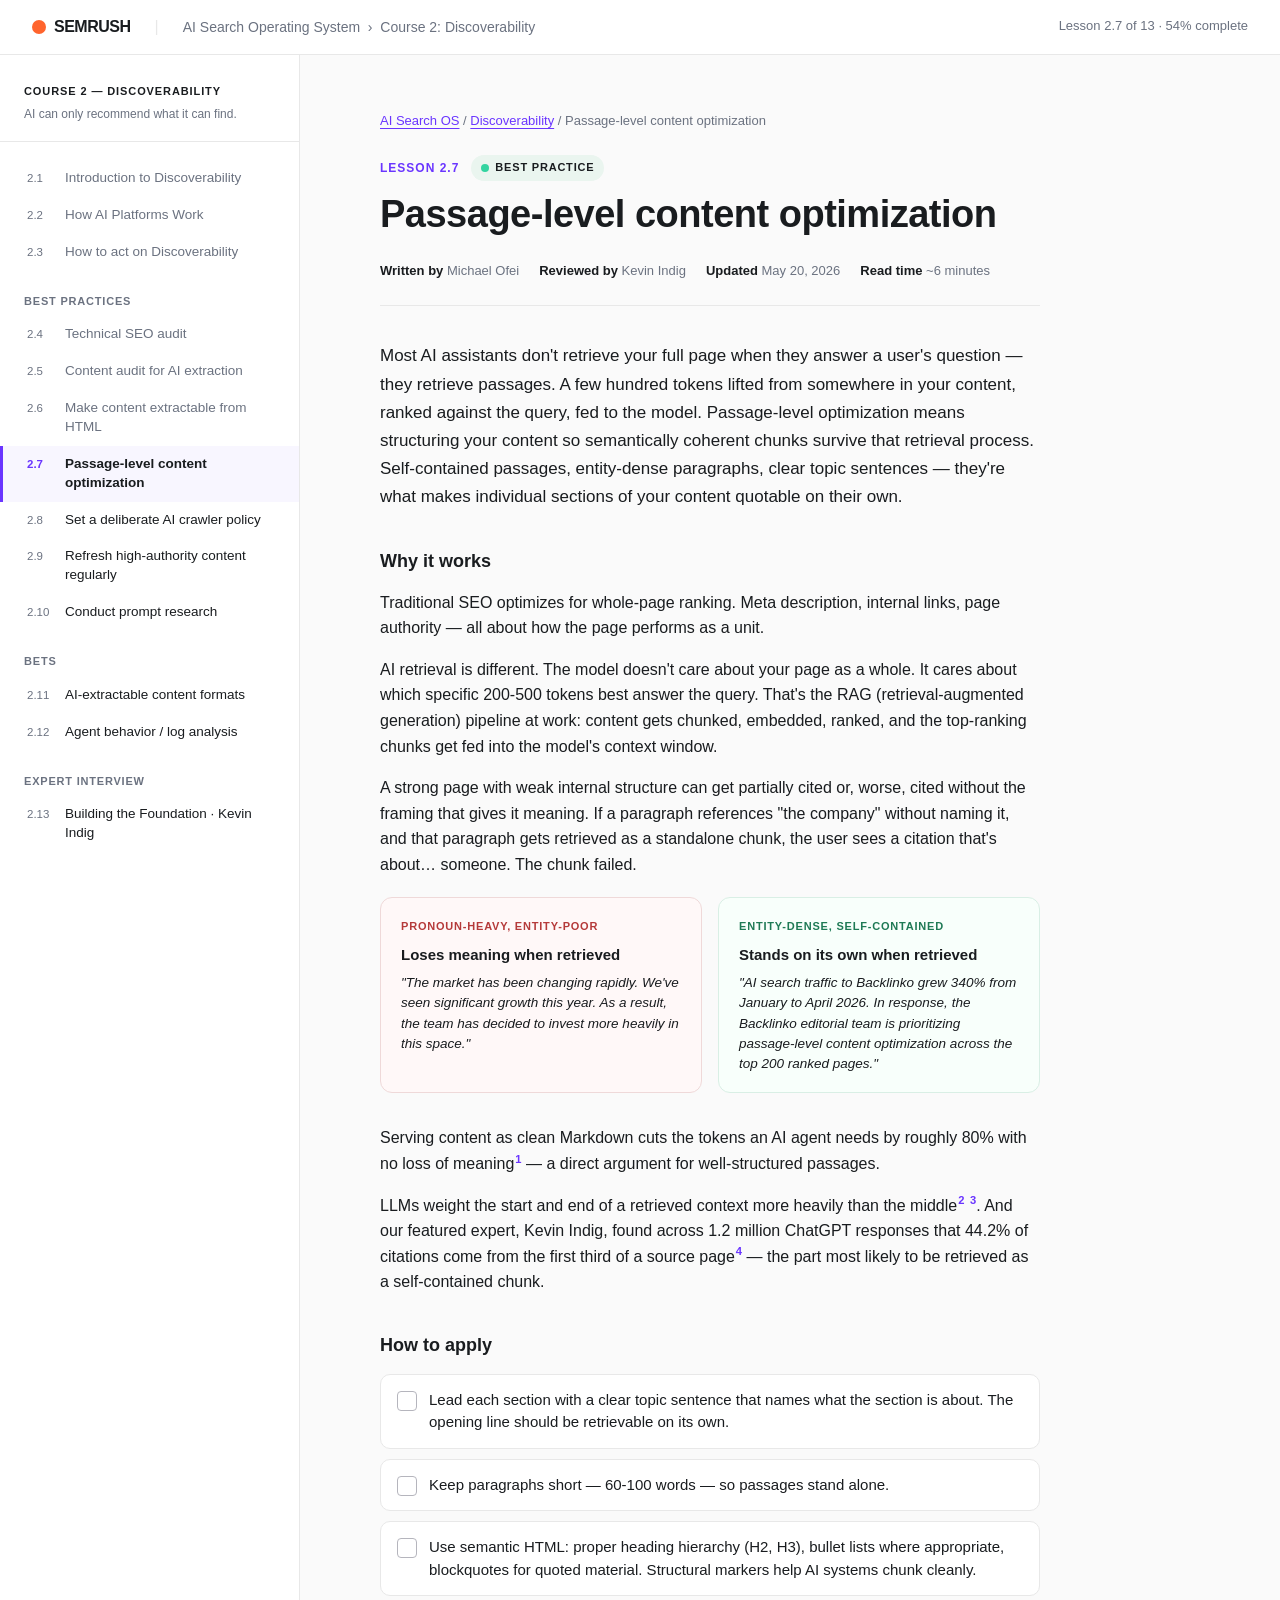
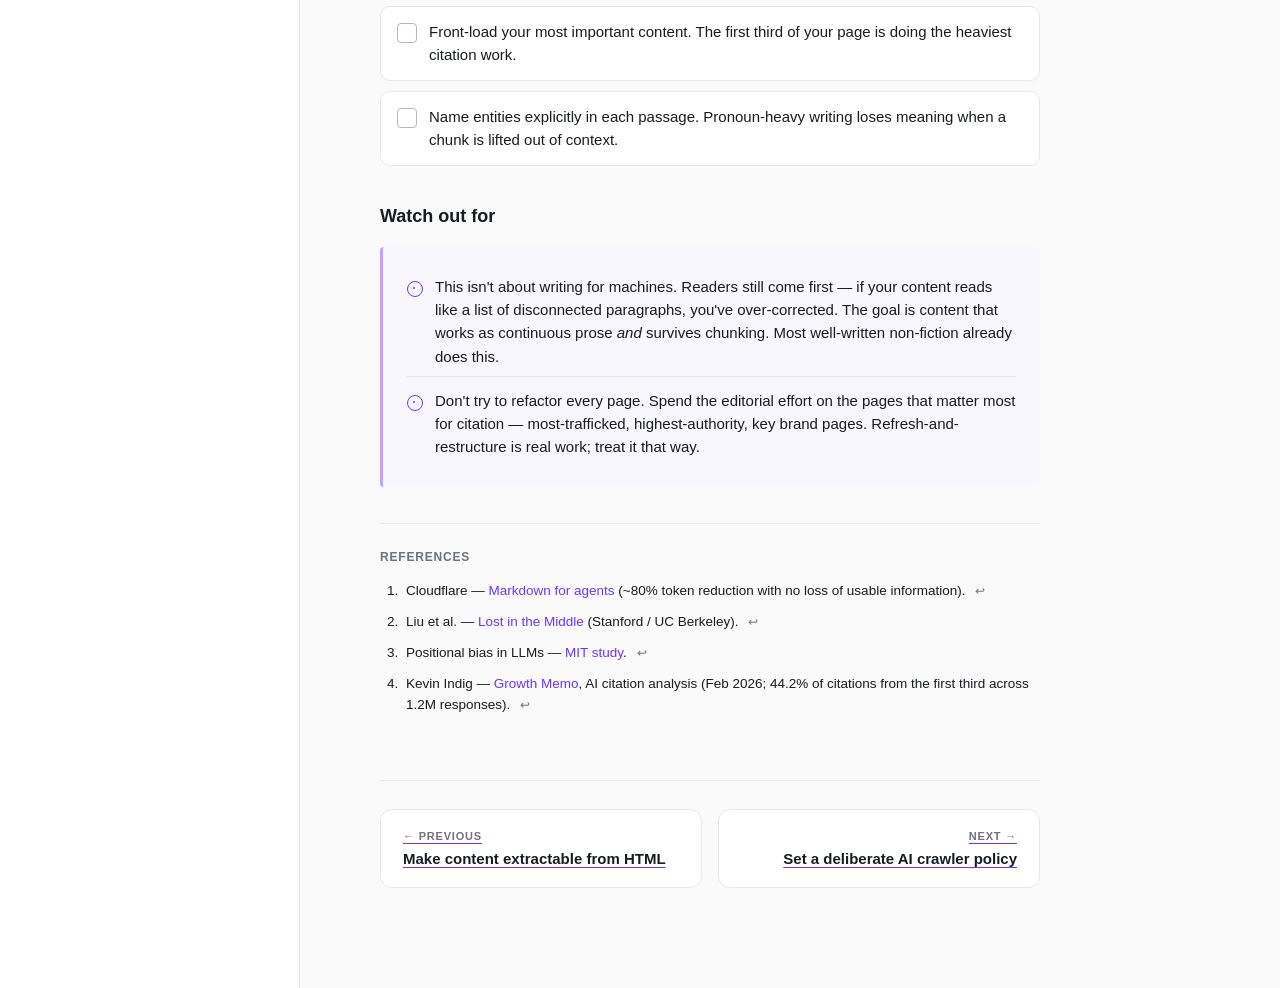
<file: 05-bp-passage-optimization.html>
<!DOCTYPE html>
<html lang="en">
<head>
<meta charset="UTF-8">
<title>Passage-level content optimization | AI Search OS</title>
<link rel="stylesheet" href="styles.css">
</head>
<body>

<header class="topbar">
  <div class="topbar-logo">SEMRUSH</div>
  <span class="topbar-divider">|</span>
  <div class="topbar-course">AI Search Operating System &nbsp;›&nbsp; Course 2: Discoverability</div>
  <div class="topbar-spacer"></div>
  <div class="topbar-progress">Lesson 2.7 of 13 · 54% complete</div>
</header>

<div class="layout">

  <aside class="sidebar">
    <div class="sidebar-course-title">Course 2 — Discoverability</div>
    <div class="sidebar-course-sub">AI can only recommend what it can find.</div>

    <div class="sidebar-group">
      <ul class="lesson-list">
        <li class="done"><span class="lesson-num">2.1</span><span class="lesson-title-sb">Introduction to Discoverability</span></li>
        <li class="done"><span class="lesson-num">2.2</span><span class="lesson-title-sb">How AI Platforms Work</span></li>
        <li class="done lesson-clickable"><a href="01-intro.html"><span class="lesson-num">2.3</span><span class="lesson-title-sb">How to act on Discoverability</span></a></li>
      </ul>
    </div>

    <div class="sidebar-group">
      <div class="sidebar-group-label">Best Practices</div>
      <ul class="lesson-list">
        <li class="done lesson-clickable"><a href="02-bp-technical-audit.html"><span class="lesson-num">2.4</span><span class="lesson-title-sb">Technical SEO audit</span></a></li>
        <li class="done lesson-clickable"><a href="07-bp-content-audit.html"><span class="lesson-num">2.5</span><span class="lesson-title-sb">Content audit for AI extraction</span></a></li>
        <li class="done lesson-clickable"><a href="03-bp-extractable.html"><span class="lesson-num">2.6</span><span class="lesson-title-sb">Make content extractable from HTML</span></a></li>
        <li class="current lesson-clickable"><a href="05-bp-passage-optimization.html"><span class="lesson-num">2.7</span><span class="lesson-title-sb">Passage-level content optimization</span></a></li>
        <li class="lesson-clickable"><a href="04-bp-crawler-policy.html"><span class="lesson-num">2.8</span><span class="lesson-title-sb">Set a deliberate AI crawler policy</span></a></li>
        <li class="lesson-clickable"><a href="08-bp-refresh-content.html"><span class="lesson-num">2.9</span><span class="lesson-title-sb">Refresh high-authority content regularly</span></a></li>
        <li class="lesson-clickable"><a href="09-bp-prompt-research.html"><span class="lesson-num">2.10</span><span class="lesson-title-sb">Conduct prompt research</span></a></li>
      </ul>
    </div>

    <div class="sidebar-group">
      <div class="sidebar-group-label">Bets</div>
      <ul class="lesson-list">
        <li class="lesson-clickable"><a href="06-bet-content-formats.html"><span class="lesson-num">2.11</span><span class="lesson-title-sb">AI-extractable content formats</span></a></li>
        <li class="lesson-clickable"><a href="10-bet-agent-logs.html"><span class="lesson-num">2.12</span><span class="lesson-title-sb">Agent behavior / log analysis</span></a></li>
      </ul>
    </div>

    <div class="sidebar-group">
      <div class="sidebar-group-label">Expert Interview</div>
      <ul class="lesson-list">
        <li><span class="lesson-num">2.13</span><span class="lesson-title-sb">Building the Foundation · Kevin Indig</span></li>
      </ul>
    </div>
  </aside>

  <main class="main">
    <nav class="breadcrumb"><a href="#">AI Search OS</a> / <a href="#">Discoverability</a> / Passage-level content optimization</nav>
    <div class="lesson-eyebrow">
      Lesson 2.7
      <span class="eyebrow-tag">Best Practice</span>
    </div>
    <h1 class="lesson-title">Passage-level content optimization</h1>
    <div class="lesson-meta">
      <span><strong>Written by</strong> Michael Ofei</span>
      <span class="reviewer"><strong>Reviewed by</strong> Kevin Indig</span>
      <span><strong>Updated</strong> May 20, 2026</span>
      <span><strong>Read time</strong> ~6 minutes</span>
    </div>

    <p class="tactic-desc">Most AI assistants don't retrieve your full page when they answer a user's question — they retrieve passages. A few hundred tokens lifted from somewhere in your content, ranked against the query, fed to the model. Passage-level optimization means structuring your content so semantically coherent chunks survive that retrieval process. Self-contained passages, entity-dense paragraphs, clear topic sentences — they're what makes individual sections of your content quotable on their own.</p>

    <h3 class="section-h">Why it works</h3>
    <p>Traditional SEO optimizes for whole-page ranking. Meta description, internal links, page authority — all about how the page performs as a unit.</p>

    <p>AI retrieval is different. The model doesn't care about your page as a whole. It cares about which specific 200-500 tokens best answer the query. That's the RAG (retrieval-augmented generation) pipeline at work: content gets chunked, embedded, ranked, and the top-ranking chunks get fed into the model's context window.</p>

    <p>A strong page with weak internal structure can get partially cited or, worse, cited without the framing that gives it meaning. If a paragraph references "the company" without naming it, and that paragraph gets retrieved as a standalone chunk, the user sees a citation that's about… someone. The chunk failed.</p>

    <div class="compare">
      <div class="compare-card fail">
        <div class="compare-label">Pronoun-heavy, entity-poor</div>
        <div class="compare-title">Loses meaning when retrieved</div>
        <p style="margin:0;font-size:13.5px;line-height:1.5;color:var(--near-black);font-style:italic;">"The market has been changing rapidly. We've seen significant growth this year. As a result, the team has decided to invest more heavily in this space."</p>
      </div>
      <div class="compare-card pass">
        <div class="compare-label">Entity-dense, self-contained</div>
        <div class="compare-title">Stands on its own when retrieved</div>
        <p style="margin:0;font-size:13.5px;line-height:1.5;color:var(--near-black);font-style:italic;">"AI search traffic to Backlinko grew 340% from January to April 2026. In response, the Backlinko editorial team is prioritizing passage-level content optimization across the top 200 ranked pages."</p>
      </div>
    </div>

    <p>Serving content as clean Markdown cuts the tokens an AI agent needs by roughly 80% with no loss of meaning<sup class="fn"><a href="#ref1" id="cite1">1</a></sup> — a direct argument for well-structured passages.</p>

    <p>LLMs weight the start and end of a retrieved context more heavily than the middle<sup class="fn"><a href="#ref2" id="cite2">2</a></sup> <sup class="fn"><a href="#ref3" id="cite3">3</a></sup>. And our featured expert, Kevin Indig, found across 1.2 million ChatGPT responses that 44.2% of citations come from the first third of a source page<sup class="fn"><a href="#ref4" id="cite4">4</a></sup> — the part most likely to be retrieved as a self-contained chunk.</p>

    <h3 class="section-h">How to apply</h3>
    <ul class="checklist">
      <li>Lead each section with a clear topic sentence that names what the section is about. The opening line should be retrievable on its own.</li>
      <li>Keep paragraphs short — 60-100 words — so passages stand alone.</li>
      <li>Use semantic HTML: proper heading hierarchy (H2, H3), bullet lists where appropriate, blockquotes for quoted material. Structural markers help AI systems chunk cleanly.</li>
      <li>Front-load your most important content. The first third of your page is doing the heaviest citation work.</li>
      <li>Name entities explicitly in each passage. Pronoun-heavy writing loses meaning when a chunk is lifted out of context.</li>
    </ul>

    <h3 class="section-h">Watch out for</h3>
    <div class="watch">
      <ul>
        <li>This isn't about writing for machines. Readers still come first — if your content reads like a list of disconnected paragraphs, you've over-corrected. The goal is content that works as continuous prose <em>and</em> survives chunking. Most well-written non-fiction already does this.</li>
        <li>Don't try to refactor every page. Spend the editorial effort on the pages that matter most for citation — most-trafficked, highest-authority, key brand pages. Refresh-and-restructure is real work; treat it that way.</li>
      </ul>
    </div>

    <div class="references">
      <div class="references-label">References</div>
      <ol>
        <li id="ref1">Cloudflare — <a href="https://blog.cloudflare.com/markdown-for-agents/">Markdown for agents</a> (~80% token reduction with no loss of usable information). <a href="#cite1" class="backref">&#8617;</a></li>
        <li id="ref2">Liu et al. — <a href="https://arxiv.org/abs/2307.03172">Lost in the Middle</a> (Stanford / UC Berkeley). <a href="#cite2" class="backref">&#8617;</a></li>
        <li id="ref3">Positional bias in LLMs — <a href="https://arxiv.org/abs/2502.01951">MIT study</a>. <a href="#cite3" class="backref">&#8617;</a></li>
        <li id="ref4">Kevin Indig — <a href="https://www.growthmemo.com/">Growth Memo</a>, AI citation analysis (Feb 2026; 44.2% of citations from the first third across 1.2M responses). <a href="#cite4" class="backref">&#8617;</a></li>
      </ol>
    </div>

    <nav class="lesson-foot">
      <a href="03-bp-extractable.html" class="foot-link prev">
        <div class="foot-direction">← Previous</div>
        <div class="foot-title">Make content extractable from HTML</div>
      </a>
      <a href="04-bp-crawler-policy.html" class="foot-link next">
        <div class="foot-direction">Next →</div>
        <div class="foot-title">Set a deliberate AI crawler policy</div>
      </a>
    </nav>
  </main>
</div>

</body>
</html>
</file>
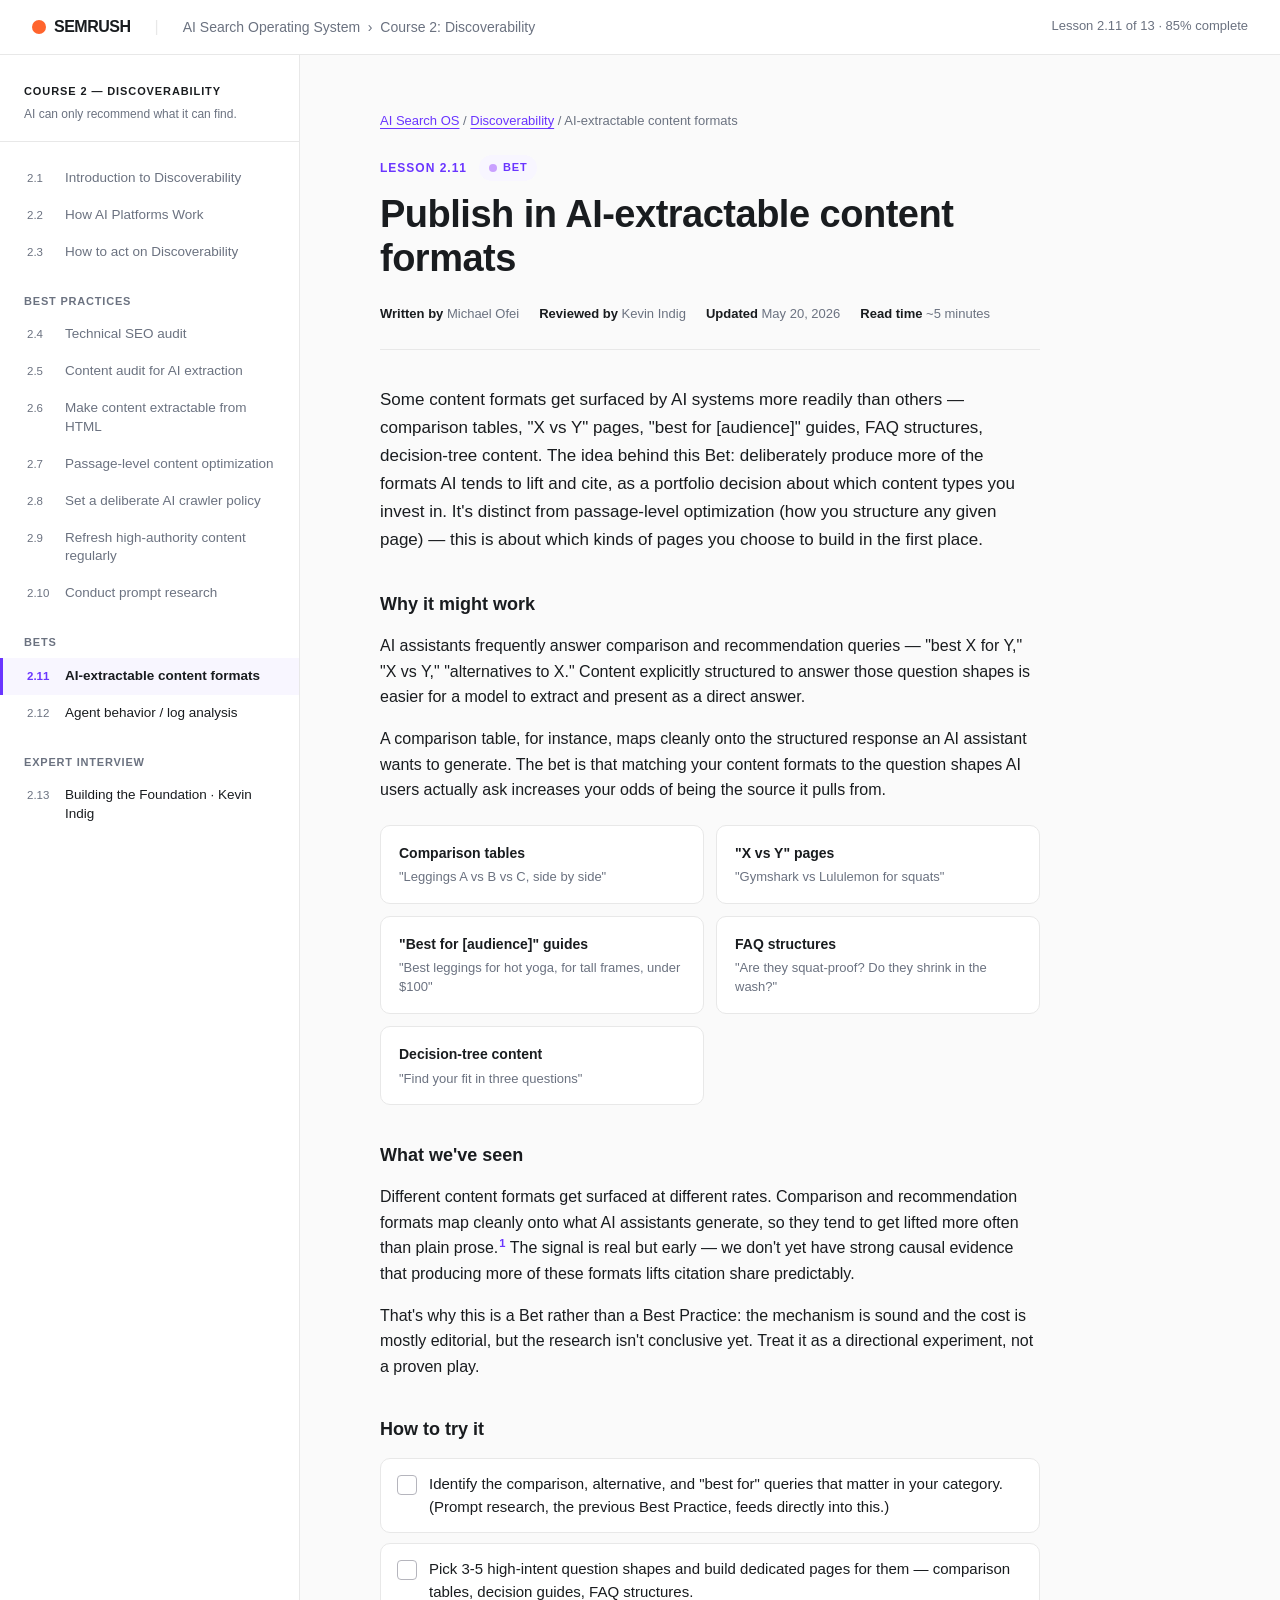
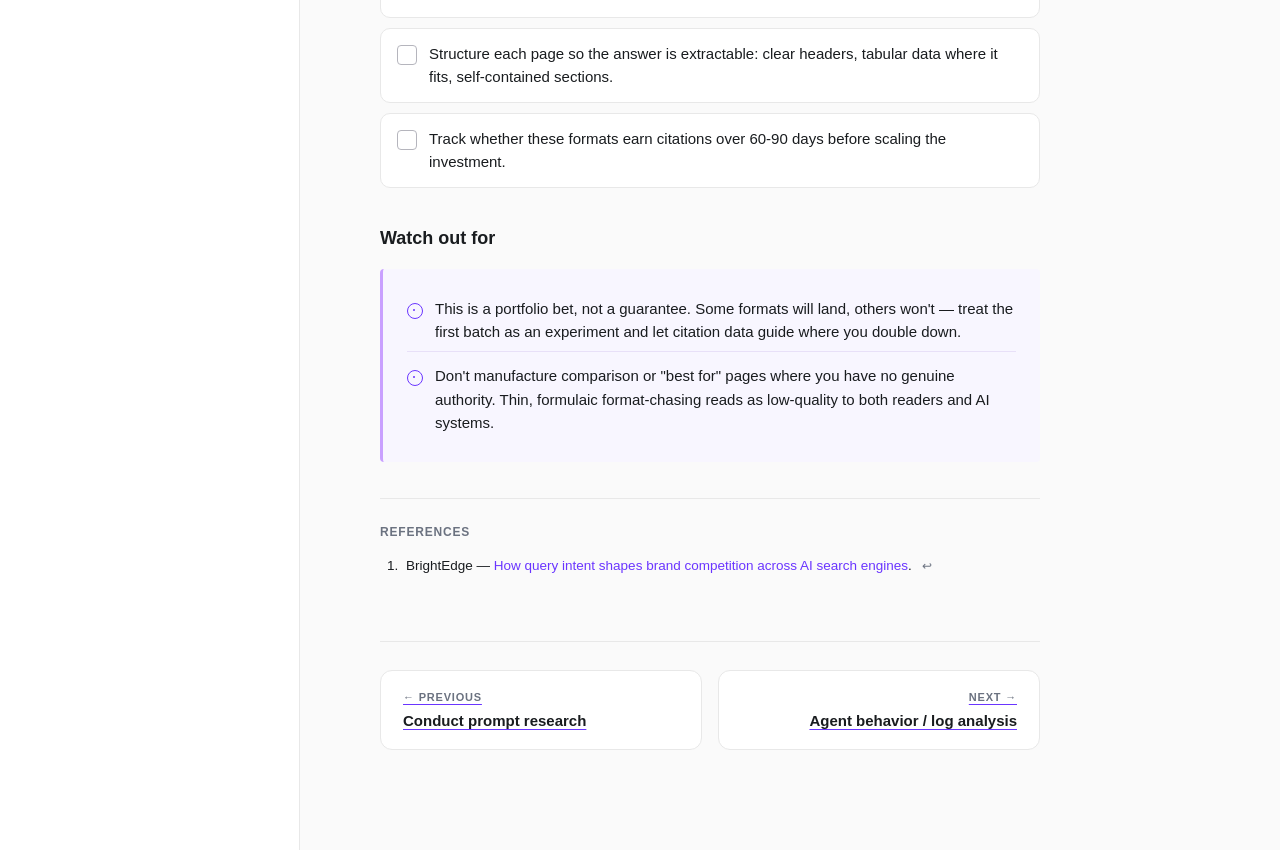
<file: 06-bet-content-formats.html>
<!DOCTYPE html>
<html lang="en">
<head>
<meta charset="UTF-8">
<title>AI-extractable content formats | AI Search OS</title>
<link rel="stylesheet" href="styles.css">
</head>
<body>

<header class="topbar">
  <div class="topbar-logo">SEMRUSH</div>
  <span class="topbar-divider">|</span>
  <div class="topbar-course">AI Search Operating System &nbsp;›&nbsp; Course 2: Discoverability</div>
  <div class="topbar-spacer"></div>
  <div class="topbar-progress">Lesson 2.11 of 13 · 85% complete</div>
</header>

<div class="layout">

  <aside class="sidebar">
    <div class="sidebar-course-title">Course 2 — Discoverability</div>
    <div class="sidebar-course-sub">AI can only recommend what it can find.</div>

    <div class="sidebar-group">
      <ul class="lesson-list">
        <li class="done"><span class="lesson-num">2.1</span><span class="lesson-title-sb">Introduction to Discoverability</span></li>
        <li class="done"><span class="lesson-num">2.2</span><span class="lesson-title-sb">How AI Platforms Work</span></li>
        <li class="done lesson-clickable"><a href="01-intro.html"><span class="lesson-num">2.3</span><span class="lesson-title-sb">How to act on Discoverability</span></a></li>
      </ul>
    </div>

    <div class="sidebar-group">
      <div class="sidebar-group-label">Best Practices</div>
      <ul class="lesson-list">
        <li class="done lesson-clickable"><a href="02-bp-technical-audit.html"><span class="lesson-num">2.4</span><span class="lesson-title-sb">Technical SEO audit</span></a></li>
        <li class="done lesson-clickable"><a href="07-bp-content-audit.html"><span class="lesson-num">2.5</span><span class="lesson-title-sb">Content audit for AI extraction</span></a></li>
        <li class="done lesson-clickable"><a href="03-bp-extractable.html"><span class="lesson-num">2.6</span><span class="lesson-title-sb">Make content extractable from HTML</span></a></li>
        <li class="done lesson-clickable"><a href="05-bp-passage-optimization.html"><span class="lesson-num">2.7</span><span class="lesson-title-sb">Passage-level content optimization</span></a></li>
        <li class="done lesson-clickable"><a href="04-bp-crawler-policy.html"><span class="lesson-num">2.8</span><span class="lesson-title-sb">Set a deliberate AI crawler policy</span></a></li>
        <li class="done lesson-clickable"><a href="08-bp-refresh-content.html"><span class="lesson-num">2.9</span><span class="lesson-title-sb">Refresh high-authority content regularly</span></a></li>
        <li class="done lesson-clickable"><a href="09-bp-prompt-research.html"><span class="lesson-num">2.10</span><span class="lesson-title-sb">Conduct prompt research</span></a></li>
      </ul>
    </div>

    <div class="sidebar-group">
      <div class="sidebar-group-label">Bets</div>
      <ul class="lesson-list">
        <li class="current lesson-clickable"><a href="06-bet-content-formats.html"><span class="lesson-num">2.11</span><span class="lesson-title-sb">AI-extractable content formats</span></a></li>
        <li class="lesson-clickable"><a href="10-bet-agent-logs.html"><span class="lesson-num">2.12</span><span class="lesson-title-sb">Agent behavior / log analysis</span></a></li>
      </ul>
    </div>

    <div class="sidebar-group">
      <div class="sidebar-group-label">Expert Interview</div>
      <ul class="lesson-list">
        <li><span class="lesson-num">2.13</span><span class="lesson-title-sb">Building the Foundation · Kevin Indig</span></li>
      </ul>
    </div>
  </aside>

  <main class="main">
    <nav class="breadcrumb"><a href="#">AI Search OS</a> / <a href="#">Discoverability</a> / AI-extractable content formats</nav>
    <div class="lesson-eyebrow">
      Lesson 2.11
      <span class="eyebrow-tag bet">Bet</span>
    </div>
    <h1 class="lesson-title">Publish in AI-extractable content formats</h1>
    <div class="lesson-meta">
      <span><strong>Written by</strong> Michael Ofei</span>
      <span class="reviewer"><strong>Reviewed by</strong> Kevin Indig</span>
      <span><strong>Updated</strong> May 20, 2026</span>
      <span><strong>Read time</strong> ~5 minutes</span>
    </div>

    <p class="tactic-desc">Some content formats get surfaced by AI systems more readily than others — comparison tables, "X vs Y" pages, "best for [audience]" guides, FAQ structures, decision-tree content. The idea behind this Bet: deliberately produce more of the formats AI tends to lift and cite, as a portfolio decision about which content types you invest in. It's distinct from passage-level optimization (how you structure any given page) — this is about which kinds of pages you choose to build in the first place.</p>

    <h3 class="section-h">Why it might work</h3>
    <p>AI assistants frequently answer comparison and recommendation queries — "best X for Y," "X vs Y," "alternatives to X." Content explicitly structured to answer those question shapes is easier for a model to extract and present as a direct answer.</p>

    <p>A comparison table, for instance, maps cleanly onto the structured response an AI assistant wants to generate. The bet is that matching your content formats to the question shapes AI users actually ask increases your odds of being the source it pulls from.</p>

    <div class="format-menu">
      <div class="format-card">
        <div class="fmt-name">Comparison tables</div>
        <div class="fmt-answers">"Leggings A vs B vs C, side by side"</div>
      </div>
      <div class="format-card">
        <div class="fmt-name">"X vs Y" pages</div>
        <div class="fmt-answers">"Gymshark vs Lululemon for squats"</div>
      </div>
      <div class="format-card">
        <div class="fmt-name">"Best for [audience]" guides</div>
        <div class="fmt-answers">"Best leggings for hot yoga, for tall frames, under $100"</div>
      </div>
      <div class="format-card">
        <div class="fmt-name">FAQ structures</div>
        <div class="fmt-answers">"Are they squat-proof? Do they shrink in the wash?"</div>
      </div>
      <div class="format-card">
        <div class="fmt-name">Decision-tree content</div>
        <div class="fmt-answers">"Find your fit in three questions"</div>
      </div>
    </div>

    <h3 class="section-h">What we've seen</h3>
    <p>Different content formats get surfaced at different rates. Comparison and recommendation formats map cleanly onto what AI assistants generate, so they tend to get lifted more often than plain prose.<sup class="fn"><a href="#ref1" id="cite1">1</a></sup> The signal is real but early — we don't yet have strong causal evidence that producing more of these formats lifts citation share predictably.</p>

    <p>That's why this is a Bet rather than a Best Practice: the mechanism is sound and the cost is mostly editorial, but the research isn't conclusive yet. Treat it as a directional experiment, not a proven play.</p>

    <h3 class="section-h">How to try it</h3>
    <ul class="checklist">
      <li>Identify the comparison, alternative, and "best for" queries that matter in your category. (Prompt research, the previous Best Practice, feeds directly into this.)</li>
      <li>Pick 3-5 high-intent question shapes and build dedicated pages for them — comparison tables, decision guides, FAQ structures.</li>
      <li>Structure each page so the answer is extractable: clear headers, tabular data where it fits, self-contained sections.</li>
      <li>Track whether these formats earn citations over 60-90 days before scaling the investment.</li>
    </ul>

    <h3 class="section-h">Watch out for</h3>
    <div class="watch">
      <ul>
        <li>This is a portfolio bet, not a guarantee. Some formats will land, others won't — treat the first batch as an experiment and let citation data guide where you double down.</li>
        <li>Don't manufacture comparison or "best for" pages where you have no genuine authority. Thin, formulaic format-chasing reads as low-quality to both readers and AI systems.</li>
      </ul>
    </div>

    <div class="references">
      <div class="references-label">References</div>
      <ol>
        <li id="ref1">BrightEdge — <a href="https://www.brightedge.com/resources">How query intent shapes brand competition across AI search engines</a>. <a href="#cite1" class="backref">&#8617;</a></li>
      </ol>
    </div>

    <nav class="lesson-foot">
      <a href="09-bp-prompt-research.html" class="foot-link prev">
        <div class="foot-direction">← Previous</div>
        <div class="foot-title">Conduct prompt research</div>
      </a>
      <a href="10-bet-agent-logs.html" class="foot-link next">
        <div class="foot-direction">Next →</div>
        <div class="foot-title">Agent behavior / log analysis</div>
      </a>
    </nav>
  </main>
</div>

</body>
</html>
</file>
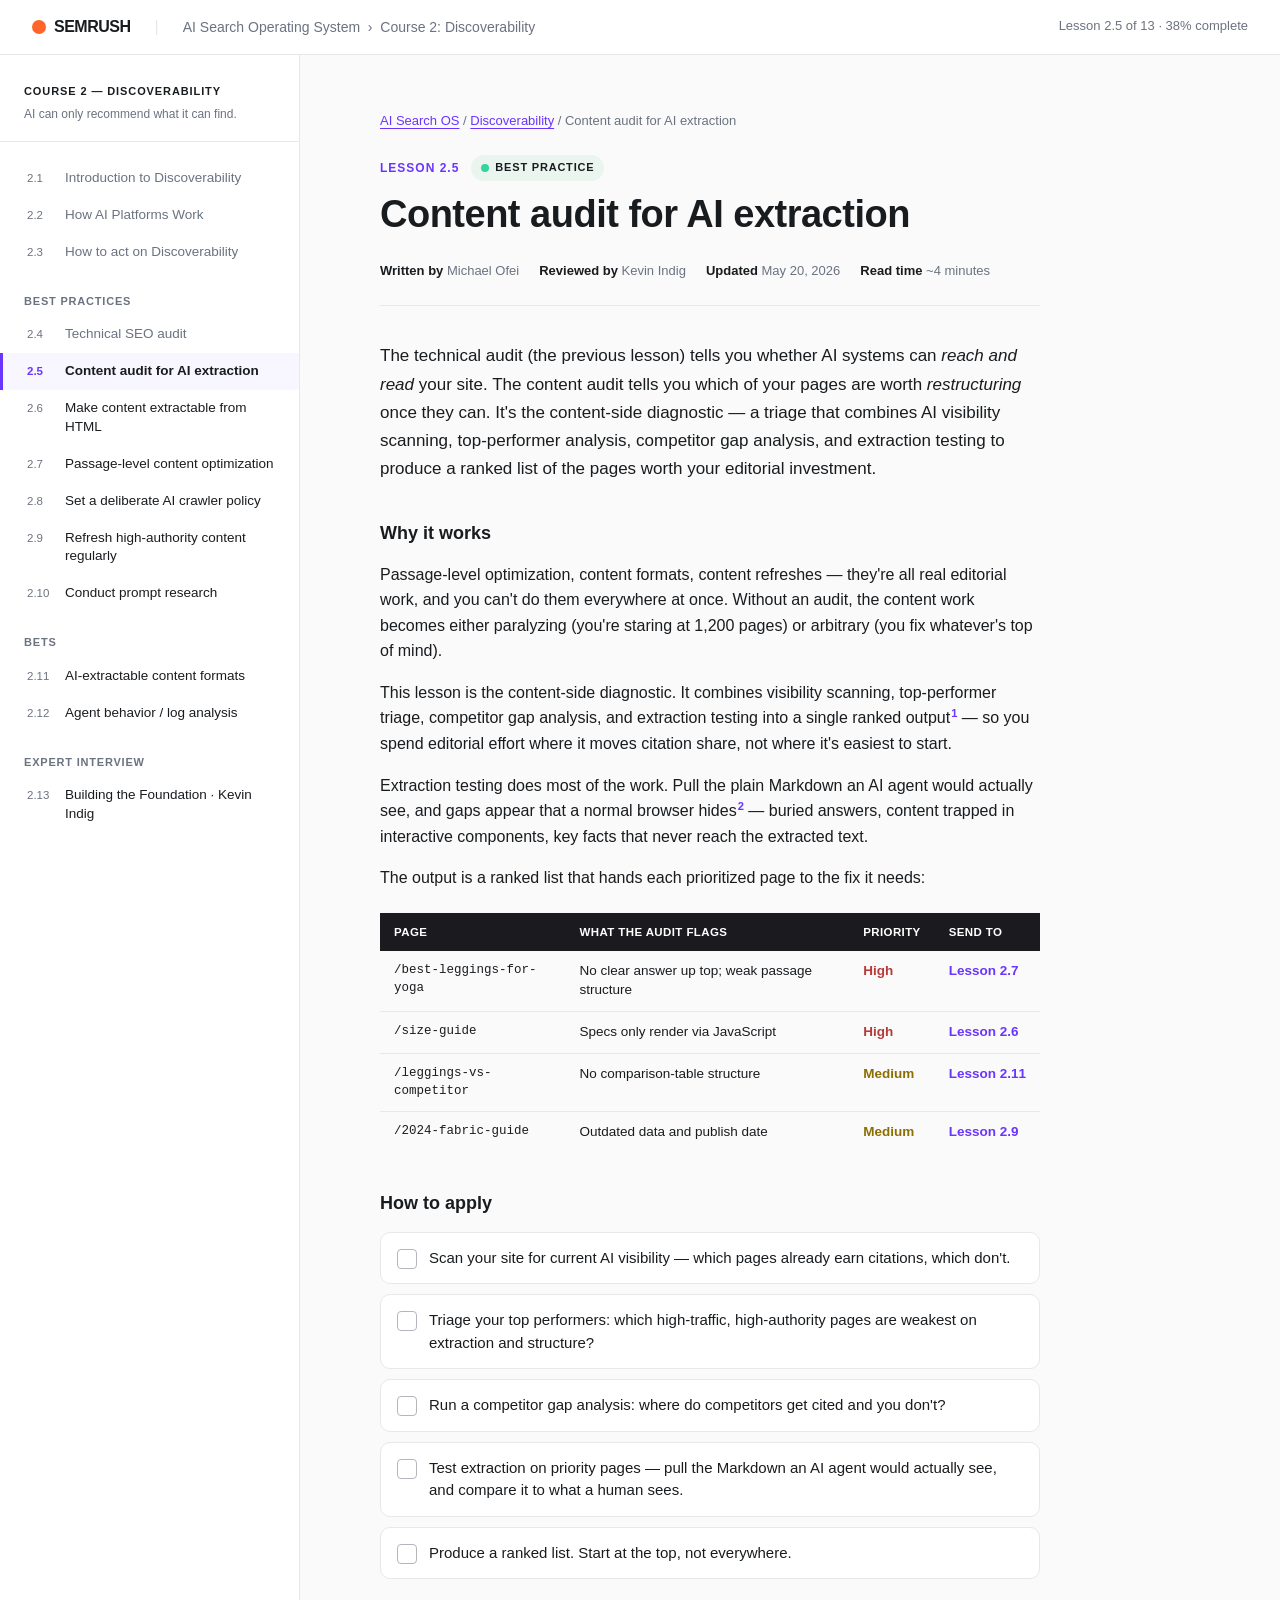
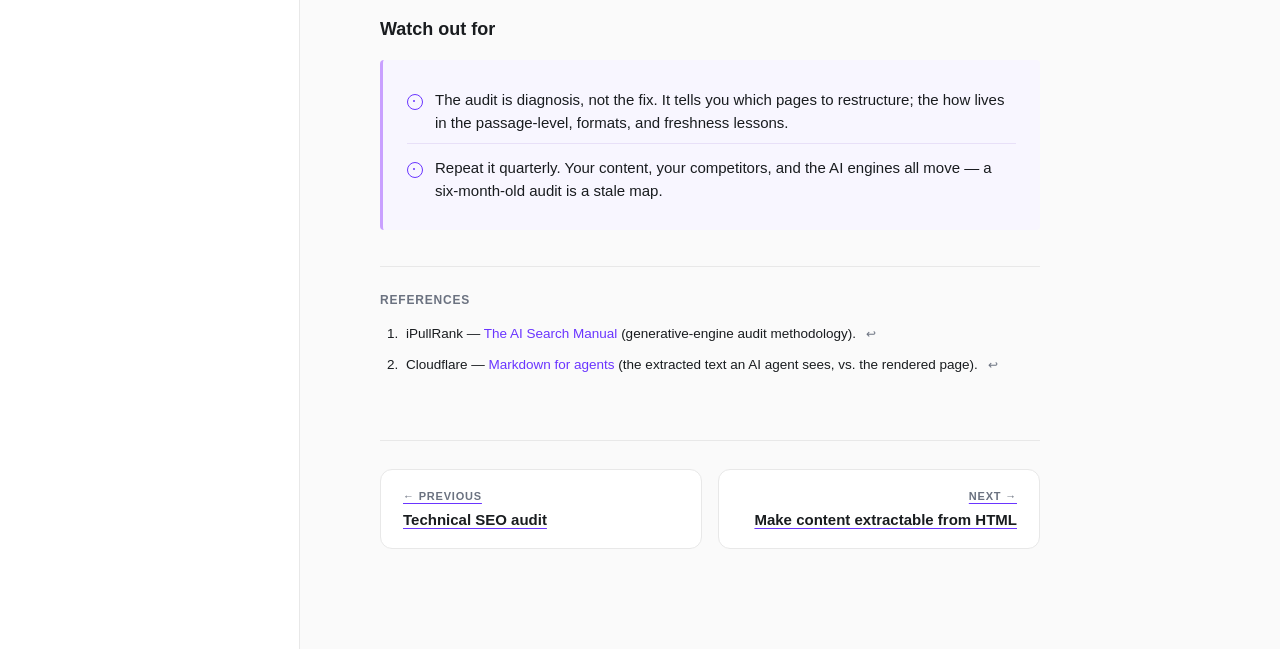
<file: 07-bp-content-audit.html>
<!DOCTYPE html>
<html lang="en">
<head>
<meta charset="UTF-8">
<title>Content audit for AI extraction | AI Search OS</title>
<link rel="stylesheet" href="styles.css">
</head>
<body>

<header class="topbar">
  <div class="topbar-logo">SEMRUSH</div>
  <span class="topbar-divider">|</span>
  <div class="topbar-course">AI Search Operating System &nbsp;›&nbsp; Course 2: Discoverability</div>
  <div class="topbar-spacer"></div>
  <div class="topbar-progress">Lesson 2.5 of 13 · 38% complete</div>
</header>

<div class="layout">

  <aside class="sidebar">
    <div class="sidebar-course-title">Course 2 — Discoverability</div>
    <div class="sidebar-course-sub">AI can only recommend what it can find.</div>

    <div class="sidebar-group">
      <ul class="lesson-list">
        <li class="done"><span class="lesson-num">2.1</span><span class="lesson-title-sb">Introduction to Discoverability</span></li>
        <li class="done"><span class="lesson-num">2.2</span><span class="lesson-title-sb">How AI Platforms Work</span></li>
        <li class="done lesson-clickable"><a href="01-intro.html"><span class="lesson-num">2.3</span><span class="lesson-title-sb">How to act on Discoverability</span></a></li>
      </ul>
    </div>

    <div class="sidebar-group">
      <div class="sidebar-group-label">Best Practices</div>
      <ul class="lesson-list">
        <li class="done lesson-clickable"><a href="02-bp-technical-audit.html"><span class="lesson-num">2.4</span><span class="lesson-title-sb">Technical SEO audit</span></a></li>
        <li class="current lesson-clickable"><a href="07-bp-content-audit.html"><span class="lesson-num">2.5</span><span class="lesson-title-sb">Content audit for AI extraction</span></a></li>
        <li class="lesson-clickable"><a href="03-bp-extractable.html"><span class="lesson-num">2.6</span><span class="lesson-title-sb">Make content extractable from HTML</span></a></li>
        <li class="lesson-clickable"><a href="05-bp-passage-optimization.html"><span class="lesson-num">2.7</span><span class="lesson-title-sb">Passage-level content optimization</span></a></li>
        <li class="lesson-clickable"><a href="04-bp-crawler-policy.html"><span class="lesson-num">2.8</span><span class="lesson-title-sb">Set a deliberate AI crawler policy</span></a></li>
        <li class="lesson-clickable"><a href="08-bp-refresh-content.html"><span class="lesson-num">2.9</span><span class="lesson-title-sb">Refresh high-authority content regularly</span></a></li>
        <li class="lesson-clickable"><a href="09-bp-prompt-research.html"><span class="lesson-num">2.10</span><span class="lesson-title-sb">Conduct prompt research</span></a></li>
      </ul>
    </div>

    <div class="sidebar-group">
      <div class="sidebar-group-label">Bets</div>
      <ul class="lesson-list">
        <li class="lesson-clickable"><a href="06-bet-content-formats.html"><span class="lesson-num">2.11</span><span class="lesson-title-sb">AI-extractable content formats</span></a></li>
        <li class="lesson-clickable"><a href="10-bet-agent-logs.html"><span class="lesson-num">2.12</span><span class="lesson-title-sb">Agent behavior / log analysis</span></a></li>
      </ul>
    </div>

    <div class="sidebar-group">
      <div class="sidebar-group-label">Expert Interview</div>
      <ul class="lesson-list">
        <li><span class="lesson-num">2.13</span><span class="lesson-title-sb">Building the Foundation · Kevin Indig</span></li>
      </ul>
    </div>
  </aside>

  <main class="main">
    <nav class="breadcrumb"><a href="#">AI Search OS</a> / <a href="#">Discoverability</a> / Content audit for AI extraction</nav>
    <div class="lesson-eyebrow">
      Lesson 2.5
      <span class="eyebrow-tag">Best Practice</span>
    </div>
    <h1 class="lesson-title">Content audit for AI extraction</h1>
    <div class="lesson-meta">
      <span><strong>Written by</strong> Michael Ofei</span>
      <span class="reviewer"><strong>Reviewed by</strong> Kevin Indig</span>
      <span><strong>Updated</strong> May 20, 2026</span>
      <span><strong>Read time</strong> ~4 minutes</span>
    </div>

    <p class="tactic-desc">The technical audit (the previous lesson) tells you whether AI systems can <em>reach and read</em> your site. The content audit tells you which of your pages are worth <em>restructuring</em> once they can. It's the content-side diagnostic — a triage that combines AI visibility scanning, top-performer analysis, competitor gap analysis, and extraction testing to produce a ranked list of the pages worth your editorial investment.</p>

    <h3 class="section-h">Why it works</h3>
    <p>Passage-level optimization, content formats, content refreshes — they're all real editorial work, and you can't do them everywhere at once. Without an audit, the content work becomes either paralyzing (you're staring at 1,200 pages) or arbitrary (you fix whatever's top of mind).</p>

    <p>This lesson is the content-side diagnostic. It combines visibility scanning, top-performer triage, competitor gap analysis, and extraction testing into a single ranked output<sup class="fn"><a href="#ref1" id="cite1">1</a></sup> — so you spend editorial effort where it moves citation share, not where it's easiest to start.</p>

    <p>Extraction testing does most of the work. Pull the plain Markdown an AI agent would actually see, and gaps appear that a normal browser hides<sup class="fn"><a href="#ref2" id="cite2">2</a></sup> — buried answers, content trapped in interactive components, key facts that never reach the extracted text.</p>

    <p>The output is a ranked list that hands each prioritized page to the fix it needs:</p>

    <table class="data-table">
      <thead>
        <tr><th>Page</th><th>What the audit flags</th><th>Priority</th><th>Send to</th></tr>
      </thead>
      <tbody>
        <tr><td class="mono">/best-leggings-for-yoga</td><td>No clear answer up top; weak passage structure</td><td class="pri-high">High</td><td class="fix-ref">Lesson 2.7</td></tr>
        <tr><td class="mono">/size-guide</td><td>Specs only render via JavaScript</td><td class="pri-high">High</td><td class="fix-ref">Lesson 2.6</td></tr>
        <tr><td class="mono">/leggings-vs-competitor</td><td>No comparison-table structure</td><td class="pri-med">Medium</td><td class="fix-ref">Lesson 2.11</td></tr>
        <tr><td class="mono">/2024-fabric-guide</td><td>Outdated data and publish date</td><td class="pri-med">Medium</td><td class="fix-ref">Lesson 2.9</td></tr>
      </tbody>
    </table>

    <h3 class="section-h">How to apply</h3>
    <ul class="checklist">
      <li>Scan your site for current AI visibility — which pages already earn citations, which don't.</li>
      <li>Triage your top performers: which high-traffic, high-authority pages are weakest on extraction and structure?</li>
      <li>Run a competitor gap analysis: where do competitors get cited and you don't?</li>
      <li>Test extraction on priority pages — pull the Markdown an AI agent would actually see, and compare it to what a human sees.</li>
      <li>Produce a ranked list. Start at the top, not everywhere.</li>
    </ul>

    <h3 class="section-h">Watch out for</h3>
    <div class="watch">
      <ul>
        <li>The audit is diagnosis, not the fix. It tells you which pages to restructure; the how lives in the passage-level, formats, and freshness lessons.</li>
        <li>Repeat it quarterly. Your content, your competitors, and the AI engines all move — a six-month-old audit is a stale map.</li>
      </ul>
    </div>

    <div class="references">
      <div class="references-label">References</div>
      <ol>
        <li id="ref1">iPullRank — <a href="https://ipullrank.com/ai-search-manual">The AI Search Manual</a> (generative-engine audit methodology). <a href="#cite1" class="backref">&#8617;</a></li>
        <li id="ref2">Cloudflare — <a href="https://blog.cloudflare.com/markdown-for-agents/">Markdown for agents</a> (the extracted text an AI agent sees, vs. the rendered page). <a href="#cite2" class="backref">&#8617;</a></li>
      </ol>
    </div>

    <nav class="lesson-foot">
      <a href="02-bp-technical-audit.html" class="foot-link prev">
        <div class="foot-direction">← Previous</div>
        <div class="foot-title">Technical SEO audit</div>
      </a>
      <a href="03-bp-extractable.html" class="foot-link next">
        <div class="foot-direction">Next →</div>
        <div class="foot-title">Make content extractable from HTML</div>
      </a>
    </nav>
  </main>
</div>

</body>
</html>
</file>
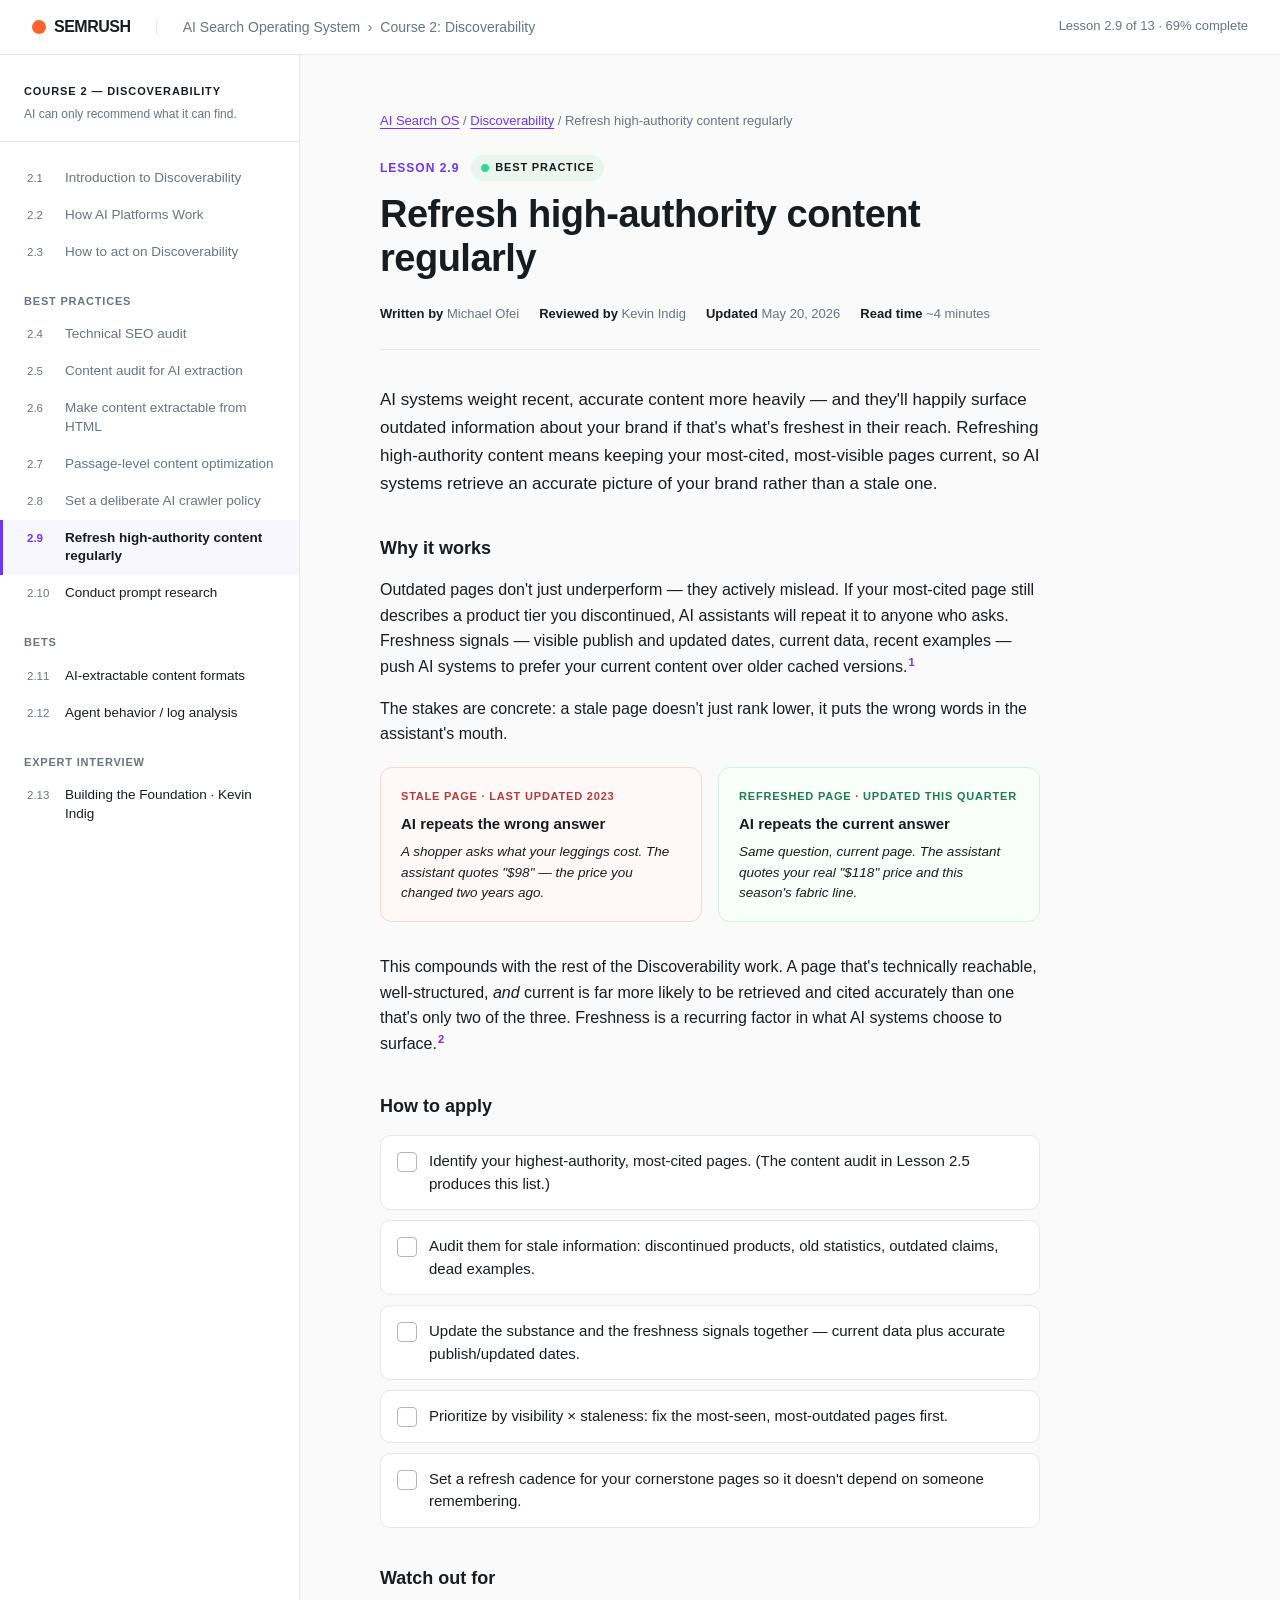
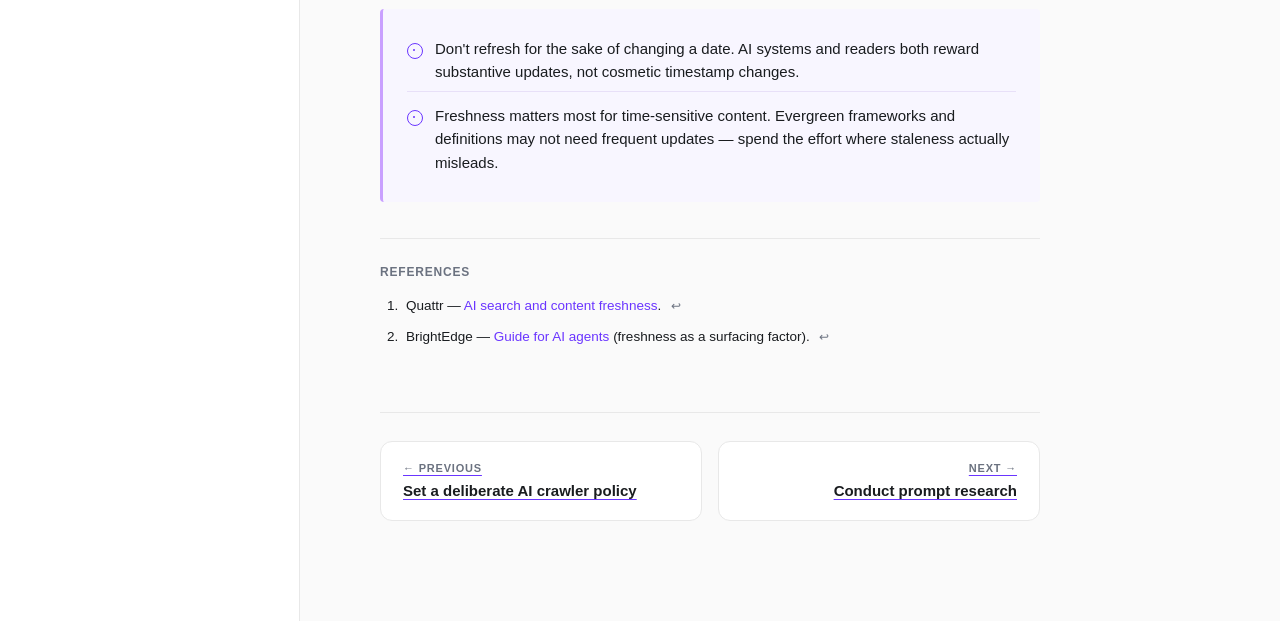
<file: 08-bp-refresh-content.html>
<!DOCTYPE html>
<html lang="en">
<head>
<meta charset="UTF-8">
<title>Refresh high-authority content regularly | AI Search OS</title>
<link rel="stylesheet" href="styles.css">
</head>
<body>

<header class="topbar">
  <div class="topbar-logo">SEMRUSH</div>
  <span class="topbar-divider">|</span>
  <div class="topbar-course">AI Search Operating System &nbsp;›&nbsp; Course 2: Discoverability</div>
  <div class="topbar-spacer"></div>
  <div class="topbar-progress">Lesson 2.9 of 13 · 69% complete</div>
</header>

<div class="layout">

  <aside class="sidebar">
    <div class="sidebar-course-title">Course 2 — Discoverability</div>
    <div class="sidebar-course-sub">AI can only recommend what it can find.</div>

    <div class="sidebar-group">
      <ul class="lesson-list">
        <li class="done"><span class="lesson-num">2.1</span><span class="lesson-title-sb">Introduction to Discoverability</span></li>
        <li class="done"><span class="lesson-num">2.2</span><span class="lesson-title-sb">How AI Platforms Work</span></li>
        <li class="done lesson-clickable"><a href="01-intro.html"><span class="lesson-num">2.3</span><span class="lesson-title-sb">How to act on Discoverability</span></a></li>
      </ul>
    </div>

    <div class="sidebar-group">
      <div class="sidebar-group-label">Best Practices</div>
      <ul class="lesson-list">
        <li class="done lesson-clickable"><a href="02-bp-technical-audit.html"><span class="lesson-num">2.4</span><span class="lesson-title-sb">Technical SEO audit</span></a></li>
        <li class="done lesson-clickable"><a href="07-bp-content-audit.html"><span class="lesson-num">2.5</span><span class="lesson-title-sb">Content audit for AI extraction</span></a></li>
        <li class="done lesson-clickable"><a href="03-bp-extractable.html"><span class="lesson-num">2.6</span><span class="lesson-title-sb">Make content extractable from HTML</span></a></li>
        <li class="done lesson-clickable"><a href="05-bp-passage-optimization.html"><span class="lesson-num">2.7</span><span class="lesson-title-sb">Passage-level content optimization</span></a></li>
        <li class="done lesson-clickable"><a href="04-bp-crawler-policy.html"><span class="lesson-num">2.8</span><span class="lesson-title-sb">Set a deliberate AI crawler policy</span></a></li>
        <li class="current lesson-clickable"><a href="08-bp-refresh-content.html"><span class="lesson-num">2.9</span><span class="lesson-title-sb">Refresh high-authority content regularly</span></a></li>
        <li class="lesson-clickable"><a href="09-bp-prompt-research.html"><span class="lesson-num">2.10</span><span class="lesson-title-sb">Conduct prompt research</span></a></li>
      </ul>
    </div>

    <div class="sidebar-group">
      <div class="sidebar-group-label">Bets</div>
      <ul class="lesson-list">
        <li class="lesson-clickable"><a href="06-bet-content-formats.html"><span class="lesson-num">2.11</span><span class="lesson-title-sb">AI-extractable content formats</span></a></li>
        <li class="lesson-clickable"><a href="10-bet-agent-logs.html"><span class="lesson-num">2.12</span><span class="lesson-title-sb">Agent behavior / log analysis</span></a></li>
      </ul>
    </div>

    <div class="sidebar-group">
      <div class="sidebar-group-label">Expert Interview</div>
      <ul class="lesson-list">
        <li><span class="lesson-num">2.13</span><span class="lesson-title-sb">Building the Foundation · Kevin Indig</span></li>
      </ul>
    </div>
  </aside>

  <main class="main">
    <nav class="breadcrumb"><a href="#">AI Search OS</a> / <a href="#">Discoverability</a> / Refresh high-authority content regularly</nav>
    <div class="lesson-eyebrow">
      Lesson 2.9
      <span class="eyebrow-tag">Best Practice</span>
    </div>
    <h1 class="lesson-title">Refresh high-authority content regularly</h1>
    <div class="lesson-meta">
      <span><strong>Written by</strong> Michael Ofei</span>
      <span class="reviewer"><strong>Reviewed by</strong> Kevin Indig</span>
      <span><strong>Updated</strong> May 20, 2026</span>
      <span><strong>Read time</strong> ~4 minutes</span>
    </div>

    <p class="tactic-desc">AI systems weight recent, accurate content more heavily — and they'll happily surface outdated information about your brand if that's what's freshest in their reach. Refreshing high-authority content means keeping your most-cited, most-visible pages current, so AI systems retrieve an accurate picture of your brand rather than a stale one.</p>

    <h3 class="section-h">Why it works</h3>
    <p>Outdated pages don't just underperform — they actively mislead. If your most-cited page still describes a product tier you discontinued, AI assistants will repeat it to anyone who asks. Freshness signals — visible publish and updated dates, current data, recent examples — push AI systems to prefer your current content over older cached versions.<sup class="fn"><a href="#ref1" id="cite1">1</a></sup></p>

    <p>The stakes are concrete: a stale page doesn't just rank lower, it puts the wrong words in the assistant's mouth.</p>

    <div class="compare">
      <div class="compare-card fail">
        <div class="compare-label">Stale page · last updated 2023</div>
        <div class="compare-title">AI repeats the wrong answer</div>
        <p style="margin:0;font-size:13.5px;line-height:1.5;color:var(--near-black);font-style:italic;">A shopper asks what your leggings cost. The assistant quotes "$98" — the price you changed two years ago.</p>
      </div>
      <div class="compare-card pass">
        <div class="compare-label">Refreshed page · updated this quarter</div>
        <div class="compare-title">AI repeats the current answer</div>
        <p style="margin:0;font-size:13.5px;line-height:1.5;color:var(--near-black);font-style:italic;">Same question, current page. The assistant quotes your real "$118" price and this season's fabric line.</p>
      </div>
    </div>

    <p>This compounds with the rest of the Discoverability work. A page that's technically reachable, well-structured, <em>and</em> current is far more likely to be retrieved and cited accurately than one that's only two of the three. Freshness is a recurring factor in what AI systems choose to surface.<sup class="fn"><a href="#ref2" id="cite2">2</a></sup></p>

    <h3 class="section-h">How to apply</h3>
    <ul class="checklist">
      <li>Identify your highest-authority, most-cited pages. (The content audit in Lesson 2.5 produces this list.)</li>
      <li>Audit them for stale information: discontinued products, old statistics, outdated claims, dead examples.</li>
      <li>Update the substance and the freshness signals together — current data plus accurate publish/updated dates.</li>
      <li>Prioritize by visibility × staleness: fix the most-seen, most-outdated pages first.</li>
      <li>Set a refresh cadence for your cornerstone pages so it doesn't depend on someone remembering.</li>
    </ul>

    <h3 class="section-h">Watch out for</h3>
    <div class="watch">
      <ul>
        <li>Don't refresh for the sake of changing a date. AI systems and readers both reward substantive updates, not cosmetic timestamp changes.</li>
        <li>Freshness matters most for time-sensitive content. Evergreen frameworks and definitions may not need frequent updates — spend the effort where staleness actually misleads.</li>
      </ul>
    </div>

    <div class="references">
      <div class="references-label">References</div>
      <ol>
        <li id="ref1">Quattr — <a href="https://www.quattr.com/blog/content-freshness">AI search and content freshness</a>. <a href="#cite1" class="backref">&#8617;</a></li>
        <li id="ref2">BrightEdge — <a href="https://www.brightedge.com/resources">Guide for AI agents</a> (freshness as a surfacing factor). <a href="#cite2" class="backref">&#8617;</a></li>
      </ol>
    </div>

    <nav class="lesson-foot">
      <a href="04-bp-crawler-policy.html" class="foot-link prev">
        <div class="foot-direction">← Previous</div>
        <div class="foot-title">Set a deliberate AI crawler policy</div>
      </a>
      <a href="09-bp-prompt-research.html" class="foot-link next">
        <div class="foot-direction">Next →</div>
        <div class="foot-title">Conduct prompt research</div>
      </a>
    </nav>
  </main>
</div>

</body>
</html>
</file>
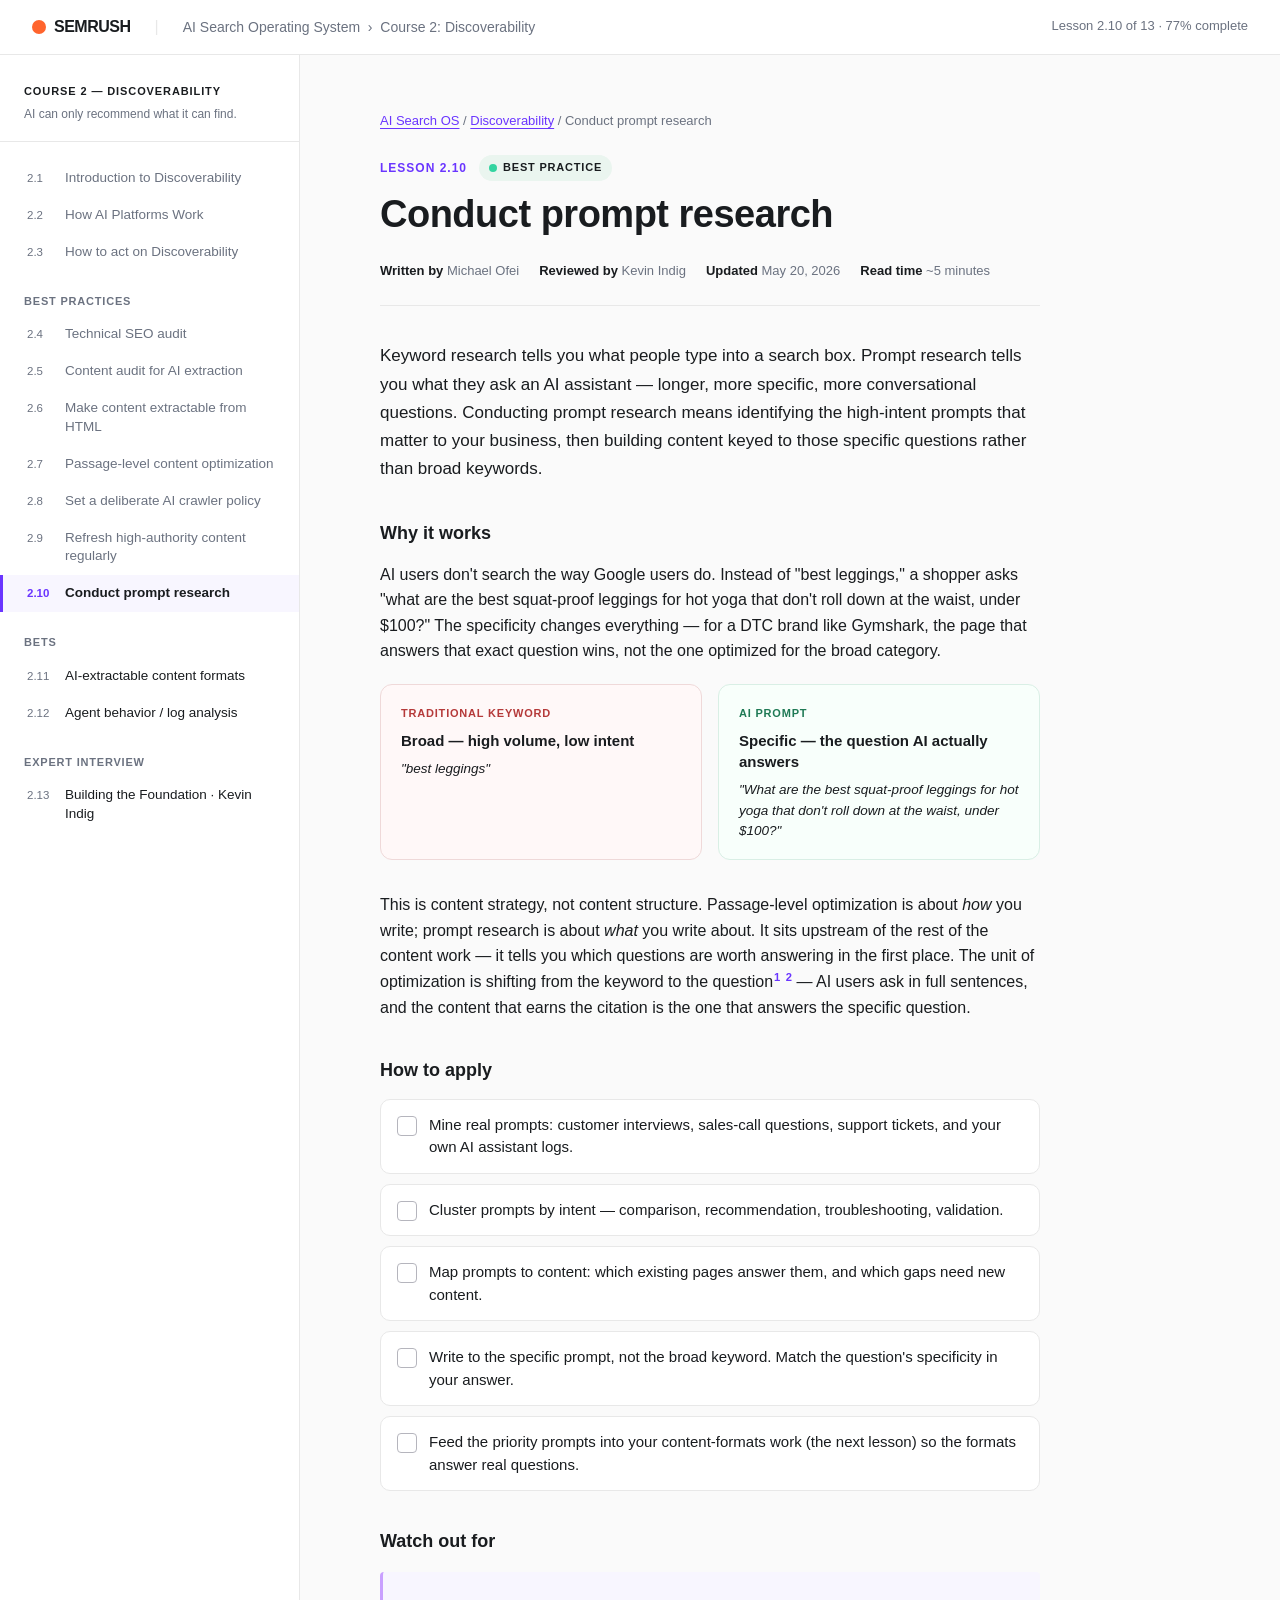
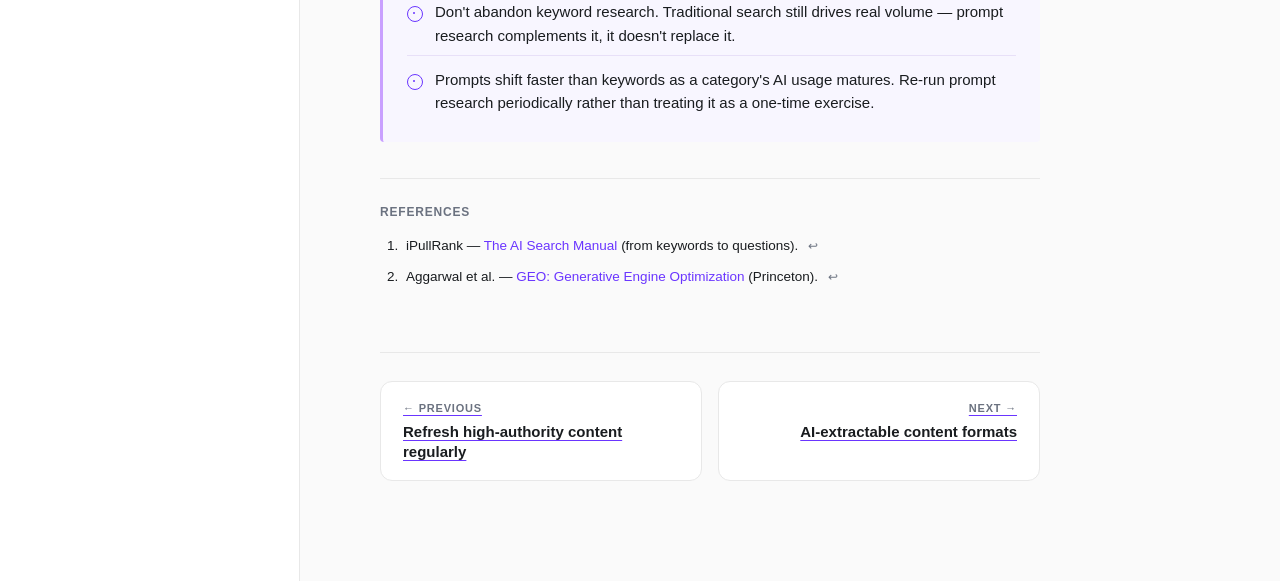
<file: 09-bp-prompt-research.html>
<!DOCTYPE html>
<html lang="en">
<head>
<meta charset="UTF-8">
<title>Conduct prompt research | AI Search OS</title>
<link rel="stylesheet" href="styles.css">
</head>
<body>

<header class="topbar">
  <div class="topbar-logo">SEMRUSH</div>
  <span class="topbar-divider">|</span>
  <div class="topbar-course">AI Search Operating System &nbsp;›&nbsp; Course 2: Discoverability</div>
  <div class="topbar-spacer"></div>
  <div class="topbar-progress">Lesson 2.10 of 13 · 77% complete</div>
</header>

<div class="layout">

  <aside class="sidebar">
    <div class="sidebar-course-title">Course 2 — Discoverability</div>
    <div class="sidebar-course-sub">AI can only recommend what it can find.</div>

    <div class="sidebar-group">
      <ul class="lesson-list">
        <li class="done"><span class="lesson-num">2.1</span><span class="lesson-title-sb">Introduction to Discoverability</span></li>
        <li class="done"><span class="lesson-num">2.2</span><span class="lesson-title-sb">How AI Platforms Work</span></li>
        <li class="done lesson-clickable"><a href="01-intro.html"><span class="lesson-num">2.3</span><span class="lesson-title-sb">How to act on Discoverability</span></a></li>
      </ul>
    </div>

    <div class="sidebar-group">
      <div class="sidebar-group-label">Best Practices</div>
      <ul class="lesson-list">
        <li class="done lesson-clickable"><a href="02-bp-technical-audit.html"><span class="lesson-num">2.4</span><span class="lesson-title-sb">Technical SEO audit</span></a></li>
        <li class="done lesson-clickable"><a href="07-bp-content-audit.html"><span class="lesson-num">2.5</span><span class="lesson-title-sb">Content audit for AI extraction</span></a></li>
        <li class="done lesson-clickable"><a href="03-bp-extractable.html"><span class="lesson-num">2.6</span><span class="lesson-title-sb">Make content extractable from HTML</span></a></li>
        <li class="done lesson-clickable"><a href="05-bp-passage-optimization.html"><span class="lesson-num">2.7</span><span class="lesson-title-sb">Passage-level content optimization</span></a></li>
        <li class="done lesson-clickable"><a href="04-bp-crawler-policy.html"><span class="lesson-num">2.8</span><span class="lesson-title-sb">Set a deliberate AI crawler policy</span></a></li>
        <li class="done lesson-clickable"><a href="08-bp-refresh-content.html"><span class="lesson-num">2.9</span><span class="lesson-title-sb">Refresh high-authority content regularly</span></a></li>
        <li class="current lesson-clickable"><a href="09-bp-prompt-research.html"><span class="lesson-num">2.10</span><span class="lesson-title-sb">Conduct prompt research</span></a></li>
      </ul>
    </div>

    <div class="sidebar-group">
      <div class="sidebar-group-label">Bets</div>
      <ul class="lesson-list">
        <li class="lesson-clickable"><a href="06-bet-content-formats.html"><span class="lesson-num">2.11</span><span class="lesson-title-sb">AI-extractable content formats</span></a></li>
        <li class="lesson-clickable"><a href="10-bet-agent-logs.html"><span class="lesson-num">2.12</span><span class="lesson-title-sb">Agent behavior / log analysis</span></a></li>
      </ul>
    </div>

    <div class="sidebar-group">
      <div class="sidebar-group-label">Expert Interview</div>
      <ul class="lesson-list">
        <li><span class="lesson-num">2.13</span><span class="lesson-title-sb">Building the Foundation · Kevin Indig</span></li>
      </ul>
    </div>
  </aside>

  <main class="main">
    <nav class="breadcrumb"><a href="#">AI Search OS</a> / <a href="#">Discoverability</a> / Conduct prompt research</nav>
    <div class="lesson-eyebrow">
      Lesson 2.10
      <span class="eyebrow-tag">Best Practice</span>
    </div>
    <h1 class="lesson-title">Conduct prompt research</h1>
    <div class="lesson-meta">
      <span><strong>Written by</strong> Michael Ofei</span>
      <span class="reviewer"><strong>Reviewed by</strong> Kevin Indig</span>
      <span><strong>Updated</strong> May 20, 2026</span>
      <span><strong>Read time</strong> ~5 minutes</span>
    </div>

    <p class="tactic-desc">Keyword research tells you what people type into a search box. Prompt research tells you what they ask an AI assistant — longer, more specific, more conversational questions. Conducting prompt research means identifying the high-intent prompts that matter to your business, then building content keyed to those specific questions rather than broad keywords.</p>

    <h3 class="section-h">Why it works</h3>
    <p>AI users don't search the way Google users do. Instead of "best leggings," a shopper asks "what are the best squat-proof leggings for hot yoga that don't roll down at the waist, under $100?" The specificity changes everything — for a DTC brand like Gymshark, the page that answers that exact question wins, not the one optimized for the broad category.</p>

    <div class="compare">
      <div class="compare-card fail">
        <div class="compare-label">Traditional keyword</div>
        <div class="compare-title">Broad — high volume, low intent</div>
        <p style="margin:0;font-size:13.5px;line-height:1.5;color:var(--near-black);font-style:italic;">"best leggings"</p>
      </div>
      <div class="compare-card pass">
        <div class="compare-label">AI prompt</div>
        <div class="compare-title">Specific — the question AI actually answers</div>
        <p style="margin:0;font-size:13.5px;line-height:1.5;color:var(--near-black);font-style:italic;">"What are the best squat-proof leggings for hot yoga that don't roll down at the waist, under $100?"</p>
      </div>
    </div>

    <p>This is content strategy, not content structure. Passage-level optimization is about <em>how</em> you write; prompt research is about <em>what</em> you write about. It sits upstream of the rest of the content work — it tells you which questions are worth answering in the first place. The unit of optimization is shifting from the keyword to the question<sup class="fn"><a href="#ref1" id="cite1">1</a></sup> <sup class="fn"><a href="#ref2" id="cite2">2</a></sup> — AI users ask in full sentences, and the content that earns the citation is the one that answers the specific question.</p>

    <h3 class="section-h">How to apply</h3>
    <ul class="checklist">
      <li>Mine real prompts: customer interviews, sales-call questions, support tickets, and your own AI assistant logs.</li>
      <li>Cluster prompts by intent — comparison, recommendation, troubleshooting, validation.</li>
      <li>Map prompts to content: which existing pages answer them, and which gaps need new content.</li>
      <li>Write to the specific prompt, not the broad keyword. Match the question's specificity in your answer.</li>
      <li>Feed the priority prompts into your content-formats work (the next lesson) so the formats answer real questions.</li>
    </ul>

    <h3 class="section-h">Watch out for</h3>
    <div class="watch">
      <ul>
        <li>Don't abandon keyword research. Traditional search still drives real volume — prompt research complements it, it doesn't replace it.</li>
        <li>Prompts shift faster than keywords as a category's AI usage matures. Re-run prompt research periodically rather than treating it as a one-time exercise.</li>
      </ul>
    </div>

    <div class="references">
      <div class="references-label">References</div>
      <ol>
        <li id="ref1">iPullRank — <a href="https://ipullrank.com/ai-search-manual">The AI Search Manual</a> (from keywords to questions). <a href="#cite1" class="backref">&#8617;</a></li>
        <li id="ref2">Aggarwal et al. — <a href="https://arxiv.org/abs/2311.09735">GEO: Generative Engine Optimization</a> (Princeton). <a href="#cite2" class="backref">&#8617;</a></li>
      </ol>
    </div>

    <nav class="lesson-foot">
      <a href="08-bp-refresh-content.html" class="foot-link prev">
        <div class="foot-direction">← Previous</div>
        <div class="foot-title">Refresh high-authority content regularly</div>
      </a>
      <a href="06-bet-content-formats.html" class="foot-link next">
        <div class="foot-direction">Next →</div>
        <div class="foot-title">AI-extractable content formats</div>
      </a>
    </nav>
  </main>
</div>

</body>
</html>
</file>
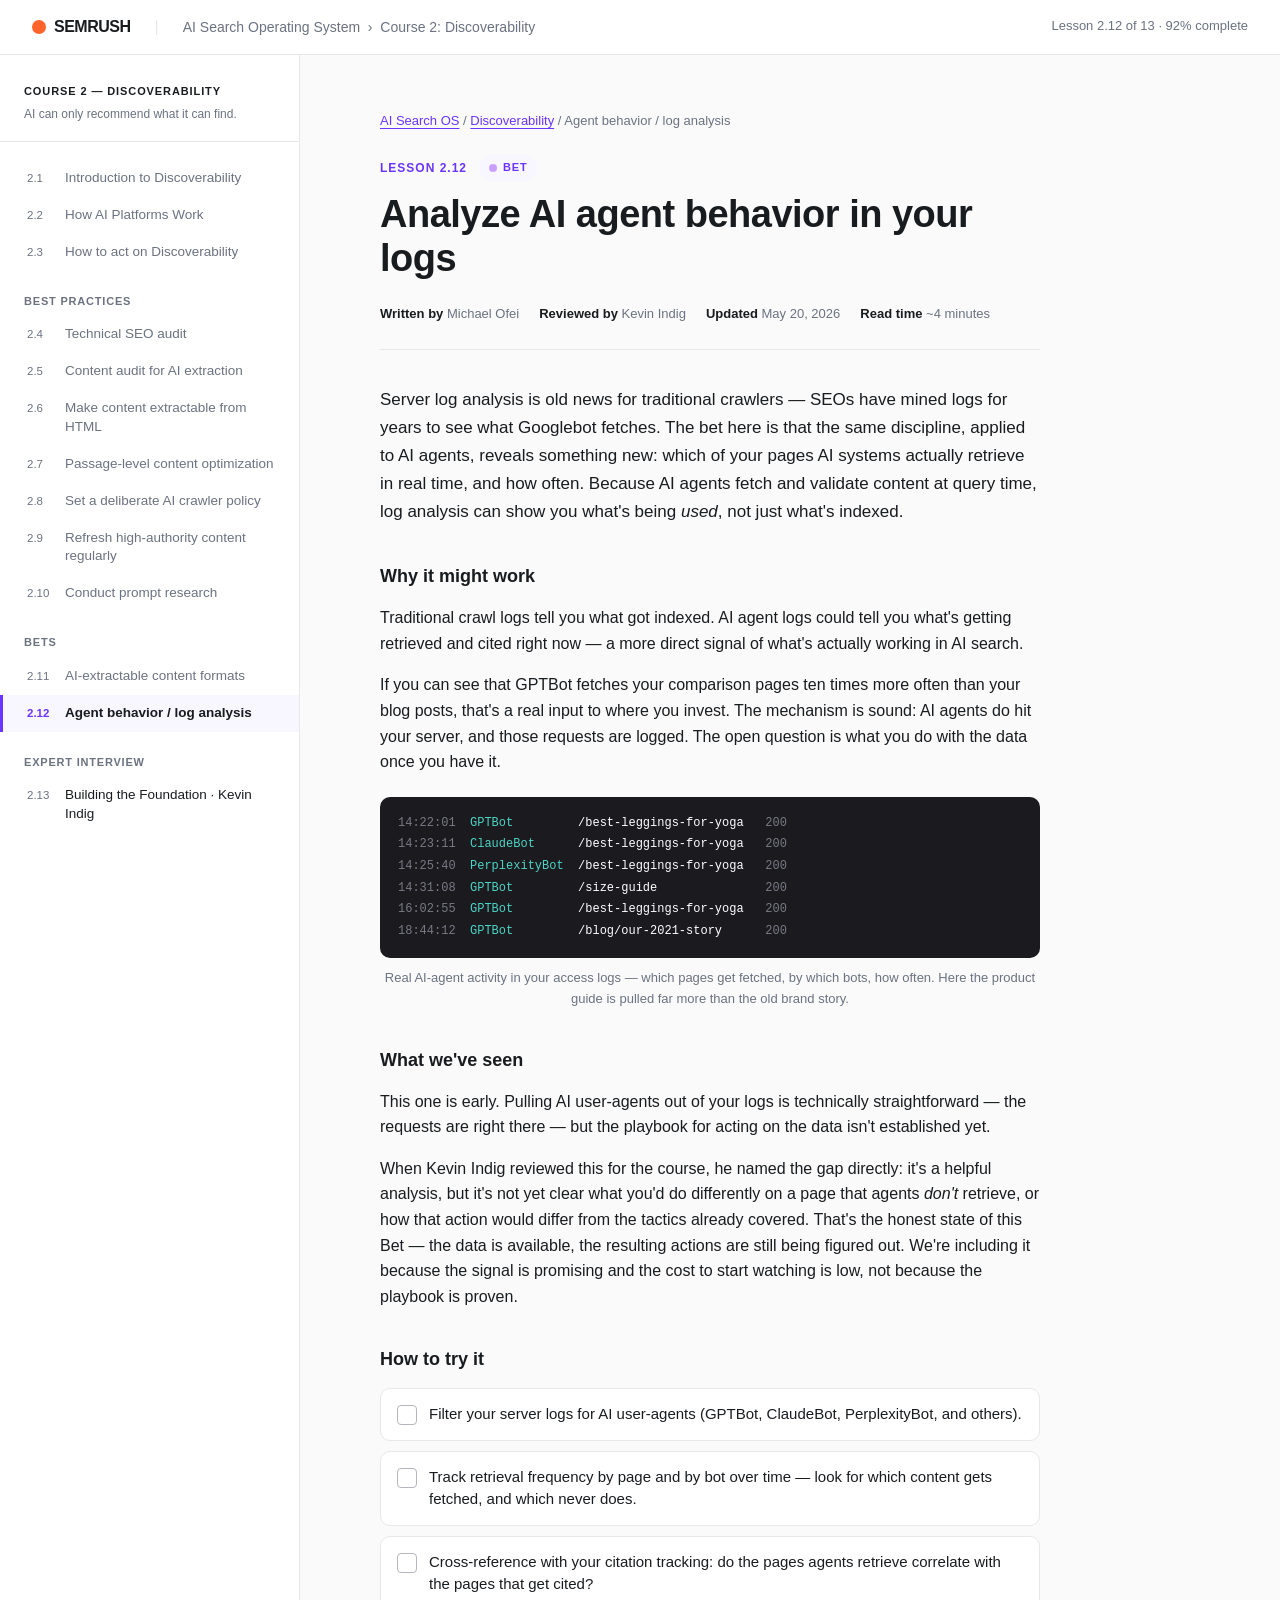
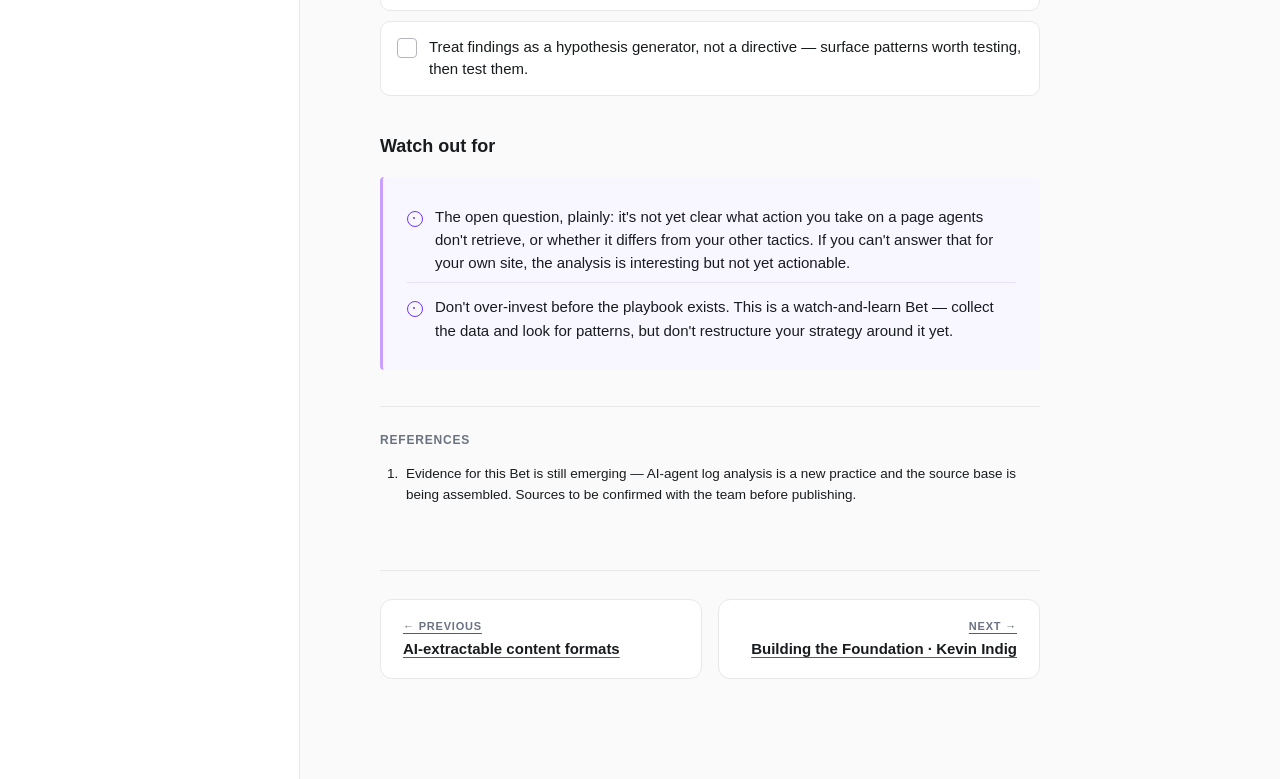
<file: 10-bet-agent-logs.html>
<!DOCTYPE html>
<html lang="en">
<head>
<meta charset="UTF-8">
<title>Agent behavior / log analysis | AI Search OS</title>
<link rel="stylesheet" href="styles.css">
</head>
<body>

<header class="topbar">
  <div class="topbar-logo">SEMRUSH</div>
  <span class="topbar-divider">|</span>
  <div class="topbar-course">AI Search Operating System &nbsp;›&nbsp; Course 2: Discoverability</div>
  <div class="topbar-spacer"></div>
  <div class="topbar-progress">Lesson 2.12 of 13 · 92% complete</div>
</header>

<div class="layout">

  <aside class="sidebar">
    <div class="sidebar-course-title">Course 2 — Discoverability</div>
    <div class="sidebar-course-sub">AI can only recommend what it can find.</div>

    <div class="sidebar-group">
      <ul class="lesson-list">
        <li class="done"><span class="lesson-num">2.1</span><span class="lesson-title-sb">Introduction to Discoverability</span></li>
        <li class="done"><span class="lesson-num">2.2</span><span class="lesson-title-sb">How AI Platforms Work</span></li>
        <li class="done lesson-clickable"><a href="01-intro.html"><span class="lesson-num">2.3</span><span class="lesson-title-sb">How to act on Discoverability</span></a></li>
      </ul>
    </div>

    <div class="sidebar-group">
      <div class="sidebar-group-label">Best Practices</div>
      <ul class="lesson-list">
        <li class="done lesson-clickable"><a href="02-bp-technical-audit.html"><span class="lesson-num">2.4</span><span class="lesson-title-sb">Technical SEO audit</span></a></li>
        <li class="done lesson-clickable"><a href="07-bp-content-audit.html"><span class="lesson-num">2.5</span><span class="lesson-title-sb">Content audit for AI extraction</span></a></li>
        <li class="done lesson-clickable"><a href="03-bp-extractable.html"><span class="lesson-num">2.6</span><span class="lesson-title-sb">Make content extractable from HTML</span></a></li>
        <li class="done lesson-clickable"><a href="05-bp-passage-optimization.html"><span class="lesson-num">2.7</span><span class="lesson-title-sb">Passage-level content optimization</span></a></li>
        <li class="done lesson-clickable"><a href="04-bp-crawler-policy.html"><span class="lesson-num">2.8</span><span class="lesson-title-sb">Set a deliberate AI crawler policy</span></a></li>
        <li class="done lesson-clickable"><a href="08-bp-refresh-content.html"><span class="lesson-num">2.9</span><span class="lesson-title-sb">Refresh high-authority content regularly</span></a></li>
        <li class="done lesson-clickable"><a href="09-bp-prompt-research.html"><span class="lesson-num">2.10</span><span class="lesson-title-sb">Conduct prompt research</span></a></li>
      </ul>
    </div>

    <div class="sidebar-group">
      <div class="sidebar-group-label">Bets</div>
      <ul class="lesson-list">
        <li class="done lesson-clickable"><a href="06-bet-content-formats.html"><span class="lesson-num">2.11</span><span class="lesson-title-sb">AI-extractable content formats</span></a></li>
        <li class="current lesson-clickable"><a href="10-bet-agent-logs.html"><span class="lesson-num">2.12</span><span class="lesson-title-sb">Agent behavior / log analysis</span></a></li>
      </ul>
    </div>

    <div class="sidebar-group">
      <div class="sidebar-group-label">Expert Interview</div>
      <ul class="lesson-list">
        <li><span class="lesson-num">2.13</span><span class="lesson-title-sb">Building the Foundation · Kevin Indig</span></li>
      </ul>
    </div>
  </aside>

  <main class="main">
    <nav class="breadcrumb"><a href="#">AI Search OS</a> / <a href="#">Discoverability</a> / Agent behavior / log analysis</nav>
    <div class="lesson-eyebrow">
      Lesson 2.12
      <span class="eyebrow-tag bet">Bet</span>
    </div>
    <h1 class="lesson-title">Analyze AI agent behavior in your logs</h1>
    <div class="lesson-meta">
      <span><strong>Written by</strong> Michael Ofei</span>
      <span class="reviewer"><strong>Reviewed by</strong> Kevin Indig</span>
      <span><strong>Updated</strong> May 20, 2026</span>
      <span><strong>Read time</strong> ~4 minutes</span>
    </div>

    <p class="tactic-desc">Server log analysis is old news for traditional crawlers — SEOs have mined logs for years to see what Googlebot fetches. The bet here is that the same discipline, applied to AI agents, reveals something new: which of your pages AI systems actually retrieve in real time, and how often. Because AI agents fetch and validate content at query time, log analysis can show you what's being <em>used</em>, not just what's indexed.</p>

    <h3 class="section-h">Why it might work</h3>
    <p>Traditional crawl logs tell you what got indexed. AI agent logs could tell you what's getting retrieved and cited right now — a more direct signal of what's actually working in AI search.</p>

    <p>If you can see that GPTBot fetches your comparison pages ten times more often than your blog posts, that's a real input to where you invest. The mechanism is sound: AI agents do hit your server, and those requests are logged. The open question is what you do with the data once you have it.</p>

    <div class="logbox"><span class="log-meta">14:22:01</span>  <span class="log-bot">GPTBot</span>         <span class="log-page">/best-leggings-for-yoga</span>   <span class="log-meta">200</span>
<span class="log-meta">14:23:11</span>  <span class="log-bot">ClaudeBot</span>      <span class="log-page">/best-leggings-for-yoga</span>   <span class="log-meta">200</span>
<span class="log-meta">14:25:40</span>  <span class="log-bot">PerplexityBot</span>  <span class="log-page">/best-leggings-for-yoga</span>   <span class="log-meta">200</span>
<span class="log-meta">14:31:08</span>  <span class="log-bot">GPTBot</span>         <span class="log-page">/size-guide</span>               <span class="log-meta">200</span>
<span class="log-meta">16:02:55</span>  <span class="log-bot">GPTBot</span>         <span class="log-page">/best-leggings-for-yoga</span>   <span class="log-meta">200</span>
<span class="log-meta">18:44:12</span>  <span class="log-bot">GPTBot</span>         <span class="log-page">/blog/our-2021-story</span>      <span class="log-meta">200</span></div>
    <div class="logbox-caption">Real AI-agent activity in your access logs — which pages get fetched, by which bots, how often. Here the product guide is pulled far more than the old brand story.</div>

    <h3 class="section-h">What we've seen</h3>
    <p>This one is early. Pulling AI user-agents out of your logs is technically straightforward — the requests are right there — but the playbook for acting on the data isn't established yet.</p>

    <p>When Kevin Indig reviewed this for the course, he named the gap directly: it's a helpful analysis, but it's not yet clear what you'd do differently on a page that agents <em>don't</em> retrieve, or how that action would differ from the tactics already covered. That's the honest state of this Bet — the data is available, the resulting actions are still being figured out. We're including it because the signal is promising and the cost to start watching is low, not because the playbook is proven.</p>

    <h3 class="section-h">How to try it</h3>
    <ul class="checklist">
      <li>Filter your server logs for AI user-agents (GPTBot, ClaudeBot, PerplexityBot, and others).</li>
      <li>Track retrieval frequency by page and by bot over time — look for which content gets fetched, and which never does.</li>
      <li>Cross-reference with your citation tracking: do the pages agents retrieve correlate with the pages that get cited?</li>
      <li>Treat findings as a hypothesis generator, not a directive — surface patterns worth testing, then test them.</li>
    </ul>

    <h3 class="section-h">Watch out for</h3>
    <div class="watch">
      <ul>
        <li>The open question, plainly: it's not yet clear what action you take on a page agents don't retrieve, or whether it differs from your other tactics. If you can't answer that for your own site, the analysis is interesting but not yet actionable.</li>
        <li>Don't over-invest before the playbook exists. This is a watch-and-learn Bet — collect the data and look for patterns, but don't restructure your strategy around it yet.</li>
      </ul>
    </div>

    <div class="references">
      <div class="references-label">References</div>
      <ol>
        <li>Evidence for this Bet is still emerging — AI-agent log analysis is a new practice and the source base is being assembled. Sources to be confirmed with the team before publishing.</li>
      </ol>
    </div>

    <nav class="lesson-foot">
      <a href="06-bet-content-formats.html" class="foot-link prev">
        <div class="foot-direction">← Previous</div>
        <div class="foot-title">AI-extractable content formats</div>
      </a>
      <a href="#" class="foot-link next">
        <div class="foot-direction">Next →</div>
        <div class="foot-title">Building the Foundation · Kevin Indig</div>
      </a>
    </nav>
  </main>
</div>

</body>
</html>
</file>
<file: styles.css>
:root {
  --purple: #6A35FF;
  --purple-hover: #5529CC;
  --purple-light: #F0EBFF;
  --lavender-bg: #F8F6FF;
  --lavender: #C9A0FF;
  --mint: #D8EDE4;
  --mint-soft: #EAF5EF;
  --teal: #33D4A0;
  --near-black: #191C1F;
  --gray-mid: #6B7280;
  --gray-line: #E8E8E8;
  --gray-soft: #F5F5F5;
}
* { box-sizing: border-box; margin: 0; padding: 0; }
body {
  font-family: 'Inter', -apple-system, BlinkMacSystemFont, sans-serif;
  color: var(--near-black);
  background: #FAFAFA;
  font-size: 16px;
  line-height: 1.6;
}

/* Skilljar topbar */
.topbar {
  background: white;
  border-bottom: 1px solid var(--gray-line);
  padding: 14px 32px;
  display: flex;
  align-items: center;
  gap: 24px;
  position: sticky;
  top: 0;
  z-index: 10;
}
.topbar-logo {
  display: flex;
  align-items: center;
  gap: 8px;
  font-weight: 800;
  letter-spacing: -0.5px;
  color: var(--near-black);
}
.topbar-logo::before {
  content: "";
  width: 14px;
  height: 14px;
  background: #FF642D;
  border-radius: 50%;
  display: inline-block;
}
.topbar-divider { color: var(--gray-line); }
.topbar-course {
  color: var(--gray-mid);
  font-size: 14px;
  font-weight: 500;
}
.topbar-spacer { flex: 1; }
.topbar-progress {
  font-size: 13px;
  color: var(--gray-mid);
}

.layout {
  display: grid;
  grid-template-columns: 300px 1fr;
  min-height: calc(100vh - 51px);
}

/* Sidebar with grouped lessons */
.sidebar {
  background: white;
  border-right: 1px solid var(--gray-line);
  padding: 28px 0 40px;
  overflow-y: auto;
}
.sidebar-course-title {
  font-size: 11px;
  font-weight: 700;
  text-transform: uppercase;
  letter-spacing: 0.9px;
  color: var(--near-black);
  padding: 0 24px 6px;
}
.sidebar-course-sub {
  font-size: 12px;
  color: var(--gray-mid);
  padding: 0 24px 18px;
  border-bottom: 1px solid var(--gray-line);
  margin-bottom: 18px;
  line-height: 1.4;
}
.sidebar-group {
  margin-bottom: 8px;
}
.sidebar-group-label {
  font-size: 11px;
  font-weight: 700;
  text-transform: uppercase;
  letter-spacing: 0.8px;
  color: var(--gray-mid);
  padding: 14px 24px 6px;
}
.lesson-list { list-style: none; }
.lesson-list li {
  padding: 9px 24px;
  font-size: 13.5px;
  color: var(--near-black);
  border-left: 3px solid transparent;
  display: flex;
  align-items: flex-start;
  gap: 8px;
  line-height: 1.4;
}
.lesson-list li.lesson-clickable {
  cursor: pointer;
}
.lesson-list li.lesson-clickable:hover {
  background: var(--gray-soft);
}
.lesson-list li > a {
  display: contents;
  color: inherit;
  text-decoration: none;
}
.lesson-list li.current {
  background: var(--lavender-bg);
  border-left-color: var(--purple);
  font-weight: 600;
}
.lesson-list li.current.lesson-clickable:hover {
  background: var(--lavender-bg);
}
.lesson-list li.done {
  color: var(--gray-mid);
}
.lesson-num {
  font-variant-numeric: tabular-nums;
  color: var(--gray-mid);
  font-size: 11.5px;
  font-weight: 500;
  min-width: 30px;
  padding-top: 1px;
}
.lesson-list li.current .lesson-num {
  color: var(--purple);
  font-weight: 600;
}
.lesson-title-sb { flex: 1; }

/* Main content */
.main {
  padding: 56px 80px 100px;
  max-width: 820px;
}
.breadcrumb {
  font-size: 13px;
  color: var(--gray-mid);
  margin-bottom: 24px;
}
.breadcrumb a { color: var(--gray-mid); text-decoration: none; }
.lesson-eyebrow {
  font-size: 12px;
  font-weight: 600;
  text-transform: uppercase;
  letter-spacing: 1px;
  color: var(--purple);
  margin-bottom: 12px;
  display: flex;
  align-items: center;
  gap: 12px;
}
.eyebrow-tag {
  display: inline-flex;
  align-items: center;
  gap: 6px;
  font-size: 11px;
  font-weight: 700;
  letter-spacing: 0.8px;
  color: var(--near-black);
  background: var(--mint-soft);
  padding: 4px 10px;
  border-radius: 100px;
  text-transform: uppercase;
}
.eyebrow-tag::before {
  content: "";
  width: 8px;
  height: 8px;
  background: var(--teal);
  border-radius: 50%;
}

h1.lesson-title {
  font-size: 38px;
  line-height: 1.15;
  font-weight: 700;
  letter-spacing: -0.5px;
  margin-bottom: 24px;
}
.lesson-meta {
  font-size: 13px;
  color: var(--gray-mid);
  margin-bottom: 36px;
  display: flex;
  flex-wrap: wrap;
  gap: 8px 20px;
  padding-bottom: 24px;
  border-bottom: 1px solid var(--gray-line);
}
.lesson-meta strong { color: var(--near-black); font-weight: 600; }

/* Lesson intro page */
.lesson-intro p {
  font-size: 18px;
  line-height: 1.65;
  margin-bottom: 20px;
}

/* Criteria callout block */
.criteria-block {
  background: var(--mint-soft);
  border-radius: 12px;
  padding: 28px 32px;
  margin: 32px 0;
}
.criteria-block-title {
  font-size: 14px;
  font-weight: 600;
  text-transform: uppercase;
  letter-spacing: 0.6px;
  color: var(--near-black);
  margin-bottom: 18px;
}
.criteria-list {
  list-style: none;
  counter-reset: criteria;
}
.criteria-list li {
  counter-increment: criteria;
  padding: 8px 0 8px 44px;
  position: relative;
  font-size: 16px;
  line-height: 1.55;
}
.criteria-list li::before {
  content: counter(criteria);
  position: absolute;
  left: 0;
  top: 6px;
  width: 28px;
  height: 28px;
  background: white;
  color: var(--near-black);
  border-radius: 50%;
  display: flex;
  align-items: center;
  justify-content: center;
  font-weight: 700;
  font-size: 13px;
}
.criteria-list li strong { font-weight: 600; }
.criteria-list li .gloss { color: var(--gray-mid); }

/* What's in this lesson roadmap */
.roadmap-h {
  font-size: 14px;
  font-weight: 700;
  text-transform: uppercase;
  letter-spacing: 0.8px;
  color: var(--near-black);
  margin: 48px 0 18px;
}
.roadmap-list {
  list-style: none;
  counter-reset: roadmap;
}
.roadmap-list li {
  counter-increment: roadmap;
  border-bottom: 1px solid var(--gray-line);
  padding: 14px 0 14px 48px;
  position: relative;
}
.roadmap-list li:first-child {
  border-top: 1px solid var(--gray-line);
}
.roadmap-list li::before {
  content: counter(roadmap);
  position: absolute;
  left: 0;
  top: 16px;
  width: 28px;
  height: 28px;
  background: var(--gray-soft);
  color: var(--near-black);
  border-radius: 50%;
  display: flex;
  align-items: center;
  justify-content: center;
  font-weight: 600;
  font-size: 12.5px;
  font-variant-numeric: tabular-nums;
}
.roadmap-list a {
  text-decoration: none;
  color: var(--near-black);
  font-weight: 600;
  font-size: 15.5px;
  display: block;
  line-height: 1.4;
}
.roadmap-list a:hover { color: var(--purple); }
.roadmap-list .roadmap-sub {
  font-size: 13.5px;
  color: var(--gray-mid);
  margin-top: 4px;
  line-height: 1.5;
}
.roadmap-list li.tbd::before {
  background: white;
  border: 1.5px dashed var(--gray-line);
  color: #B5B5BD;
}
.roadmap-list li.tbd a {
  color: #B5B5BD;
  font-style: italic;
  font-weight: 500;
}

/* BP page content */
.tactic-desc {
  font-size: 17px;
  line-height: 1.65;
  color: var(--near-black);
  margin-bottom: 36px;
}
h3.section-h {
  font-size: 18px;
  font-weight: 600;
  margin: 36px 0 14px;
  color: var(--near-black);
}
.main p {
  margin-bottom: 16px;
}
.main p:last-child { margin-bottom: 0; }
.main a {
  color: var(--purple);
  text-decoration: underline;
  text-decoration-thickness: 1px;
  text-underline-offset: 3px;
}
.main a:hover { color: var(--purple-hover); }

/* Inline diagram */
.diagram {
  background: white;
  border: 1px solid var(--gray-line);
  border-radius: 12px;
  padding: 28px 24px 20px;
  margin: 24px 0 32px;
}
.diagram-caption {
  text-align: center;
  font-size: 13px;
  color: var(--gray-mid);
  margin-top: 8px;
}

/* Checklist */
.checklist-lead {
  font-size: 15px;
  color: var(--gray-mid);
  margin-bottom: 14px;
}
.checklist {
  list-style: none;
  padding: 0;
}
.checklist li {
  padding: 14px 16px 14px 48px;
  border: 1px solid var(--gray-line);
  border-radius: 10px;
  margin-bottom: 10px;
  position: relative;
  font-size: 15px;
  line-height: 1.5;
  background: white;
  transition: border-color 0.15s ease;
}
.checklist li:hover { border-color: var(--purple); }
.checklist li::before {
  content: "";
  position: absolute;
  left: 16px;
  top: 16px;
  width: 18px;
  height: 18px;
  border: 1.5px solid #B5B5BD;
  border-radius: 4px;
  background: white;
}

/* Watch out for */
.watch {
  background: var(--lavender-bg);
  border-left: 3px solid var(--lavender);
  padding: 20px 24px;
  border-radius: 4px;
  margin-top: 16px;
}
.watch ul { list-style: none; }
.watch li {
  padding: 8px 0 8px 28px;
  position: relative;
  font-size: 15px;
  line-height: 1.55;
}
.watch li:not(:last-child) {
  border-bottom: 1px solid #E8E0F8;
  margin-bottom: 4px;
}
.watch li::before {
  content: "";
  position: absolute;
  left: 0;
  top: 14px;
  width: 14px;
  height: 14px;
  border: 1.5px solid var(--purple);
  border-radius: 50%;
}
.watch li::after {
  content: "";
  position: absolute;
  left: 6px;
  top: 20px;
  width: 2px;
  height: 2px;
  background: var(--purple);
  border-radius: 50%;
}

/* Side-by-side comparison for BP2 (no JS vs with JS) */
.compare {
  display: grid;
  grid-template-columns: 1fr 1fr;
  gap: 16px;
  margin: 20px 0 32px;
  max-width: 100%;
}
.compare-card {
  border: 1px solid var(--gray-line);
  border-radius: 12px;
  padding: 20px 20px 18px;
  background: white;
  min-width: 0;
  overflow: hidden;
}
.compare-card.fail {
  border-color: #EFD9D9;
  background: #FFF8F8;
}
.compare-card.pass {
  border-color: #D9EFE5;
  background: #F8FFFB;
}
.compare-label {
  font-size: 11px;
  font-weight: 700;
  text-transform: uppercase;
  letter-spacing: 0.8px;
  margin-bottom: 8px;
}
.compare-card.fail .compare-label { color: #B53A3A; }
.compare-card.pass .compare-label { color: #1F7A55; }
.compare-title {
  font-size: 15px;
  font-weight: 600;
  margin-bottom: 8px;
  line-height: 1.4;
}
.compare-card pre {
  background: #1A1A1F;
  color: #C9A0FF;
  padding: 12px 14px;
  border-radius: 6px;
  font-family: 'SF Mono', Monaco, Consolas, monospace;
  font-size: 11px;
  line-height: 1.5;
  overflow-x: auto;
  margin-top: 8px;
  max-width: 100%;
  white-space: pre;
}

/* Audit scope — two-column visual for Technical SEO Audit lesson */
.audit-scope {
  display: grid;
  grid-template-columns: 1fr 1fr;
  gap: 16px;
  margin: 24px 0 32px;
  max-width: 100%;
}
.audit-col {
  border: 1px solid var(--gray-line);
  border-radius: 12px;
  padding: 22px 22px 18px;
  background: white;
  min-width: 0;
}
.audit-col.inherit {
  background: var(--mint-soft);
  border-color: #D5E8DC;
}
.audit-col.new {
  background: var(--lavender-bg);
  border-color: #E0D6F7;
}
.audit-col-label {
  font-size: 11px;
  font-weight: 700;
  text-transform: uppercase;
  letter-spacing: 0.8px;
  color: var(--gray-mid);
  margin-bottom: 14px;
}
.audit-col ul {
  list-style: none;
  padding: 0;
}
.audit-col li {
  padding: 6px 0 6px 16px;
  position: relative;
  font-size: 14px;
  line-height: 1.5;
}
.audit-col li::before {
  content: "";
  position: absolute;
  left: 0;
  top: 13px;
  width: 6px;
  height: 6px;
  background: var(--near-black);
  border-radius: 50%;
}
.audit-col.new li::before { background: var(--purple); }
.audit-col .lesson-ref {
  color: var(--gray-mid);
  font-size: 11.5px;
  font-weight: 500;
  font-style: italic;
  margin-left: 6px;
  white-space: nowrap;
}
.compare-card pre .tag { color: #4DD4C4; }
.compare-card pre .comment { color: #6B7280; }

/* Footer / page nav */
.lesson-foot {
  margin-top: 64px;
  padding-top: 28px;
  border-top: 1px solid var(--gray-line);
  display: grid;
  grid-template-columns: 1fr 1fr;
  gap: 16px;
}
.foot-link {
  text-decoration: none;
  color: var(--near-black);
  padding: 18px 22px;
  border: 1px solid var(--gray-line);
  border-radius: 12px;
  background: white;
  display: block;
  transition: border-color 0.15s ease, box-shadow 0.15s ease;
}
.foot-link:hover {
  border-color: var(--purple);
  box-shadow: 0 4px 16px rgba(106,53,255,0.06);
}
.foot-link.prev {
  text-align: left;
}
.foot-link.next {
  text-align: right;
}
.foot-link.disabled {
  opacity: 0.4;
  cursor: default;
  pointer-events: none;
}
.foot-direction {
  font-size: 11px;
  font-weight: 700;
  text-transform: uppercase;
  letter-spacing: 0.8px;
  color: var(--gray-mid);
  margin-bottom: 4px;
}
.foot-title {
  font-size: 15px;
  font-weight: 600;
  color: var(--near-black);
  line-height: 1.35;
}

/* Reviewer credit in meta strip */
.lesson-meta .reviewer strong { color: var(--near-black); }

/* Criteria 3-card grid (visual treatment for the intro lesson) */
.criteria-grid {
  display: grid;
  grid-template-columns: repeat(3, 1fr);
  gap: 16px;
  margin: 24px 0 12px;
}
.crit-card {
  background: white;
  border: 1px solid var(--gray-line);
  border-radius: 14px;
  padding: 22px 22px 20px;
  min-width: 0;
}
.crit-num {
  width: 32px;
  height: 32px;
  border-radius: 50%;
  display: flex;
  align-items: center;
  justify-content: center;
  font-weight: 700;
  font-size: 14px;
  color: white;
  margin-bottom: 14px;
}
.crit-card.c1 .crit-num { background: var(--purple); }
.crit-card.c2 .crit-num { background: var(--near-black); }
.crit-card.c3 .crit-num { background: var(--teal); color: var(--near-black); }
.crit-title {
  font-size: 15px;
  font-weight: 600;
  margin-bottom: 6px;
  line-height: 1.35;
}
.crit-desc {
  font-size: 13.5px;
  color: var(--gray-mid);
  line-height: 1.5;
}
.methodology-link {
  font-size: 14px;
  margin: 0 0 8px;
}
.methodology-link a {
  color: var(--purple);
  text-decoration: none;
  font-weight: 600;
}
.methodology-link a:hover { text-decoration: underline; }

/* Bet eyebrow tag variant */
.eyebrow-tag.bet {
  background: var(--lavender-bg);
  color: var(--purple);
}
.eyebrow-tag.bet::before {
  background: var(--lavender);
}

/* Data table (audit output, etc.) — Semrush presentation table style */
.data-table {
  width: 100%;
  border-collapse: collapse;
  margin: 22px 0 32px;
  font-size: 13.5px;
}
.data-table th {
  background: #1A1A1F;
  color: #FFFFFF;
  font-weight: 600;
  text-align: left;
  padding: 10px 14px;
  font-size: 11.5px;
  text-transform: uppercase;
  letter-spacing: 0.4px;
}
.data-table td {
  padding: 11px 14px;
  border-bottom: 1px solid var(--gray-line);
  color: var(--near-black);
  line-height: 1.4;
  vertical-align: top;
}
.data-table tr:last-child td { border-bottom: 0; }
.data-table .mono { font-family: 'SF Mono', Monaco, Consolas, monospace; font-size: 12.5px; }
.data-table .pri-high { color: #B53A3A; font-weight: 600; }
.data-table .pri-med { color: #8B6F00; font-weight: 600; }
.data-table .pri-low { color: var(--gray-mid); font-weight: 600; }
.data-table .fix-ref { color: var(--purple); font-weight: 600; white-space: nowrap; }

/* Format menu (AI-extractable formats) */
.format-menu {
  display: grid;
  grid-template-columns: 1fr 1fr;
  gap: 12px;
  margin: 22px 0 32px;
}
.format-card {
  border: 1px solid var(--gray-line);
  border-radius: 10px;
  padding: 16px 18px;
  background: white;
  min-width: 0;
}
.format-card .fmt-name {
  font-size: 14px;
  font-weight: 600;
  margin-bottom: 4px;
}
.format-card .fmt-answers {
  font-size: 13px;
  color: var(--gray-mid);
  line-height: 1.45;
}

/* Log excerpt block */
.logbox {
  background: #1A1A1F;
  border-radius: 10px;
  padding: 16px 18px;
  margin: 22px 0 10px;
  font-family: 'SF Mono', Monaco, Consolas, monospace;
  font-size: 12px;
  line-height: 1.8;
  overflow-x: auto;
  color: #C9A0FF;
  white-space: pre;
}
.logbox .log-bot { color: #4DD4C4; }
.logbox .log-page { color: #FFFFFF; }
.logbox .log-meta { color: #7A7A85; }
.logbox-caption {
  text-align: center;
  font-size: 13px;
  color: var(--gray-mid);
  margin: 0 0 32px;
}

/* Inline footnote markers + references list */
.fn {
  font-size: 0.7em;
  vertical-align: super;
  line-height: 0;
  font-weight: 700;
  margin-left: 1px;
}
.fn a { text-decoration: none; color: var(--purple); }
.fn a:hover { text-decoration: underline; }

.references {
  margin-top: 36px;
  padding-top: 24px;
  border-top: 1px solid var(--gray-line);
}
.references-label {
  font-size: 12px;
  font-weight: 700;
  text-transform: uppercase;
  letter-spacing: 0.8px;
  color: var(--gray-mid);
  margin-bottom: 14px;
}
.references ol {
  margin: 0;
  padding-left: 22px;
}
.references li {
  font-size: 13.5px;
  line-height: 1.55;
  color: var(--near-black);
  margin-bottom: 10px;
  padding-left: 4px;
}
.references li a {
  color: var(--purple);
  text-decoration: none;
}
.references li a:hover { text-decoration: underline; }
.references .backref {
  margin-left: 6px;
  color: var(--gray-mid);
  font-size: 12px;
  text-decoration: none;
}
</file>
